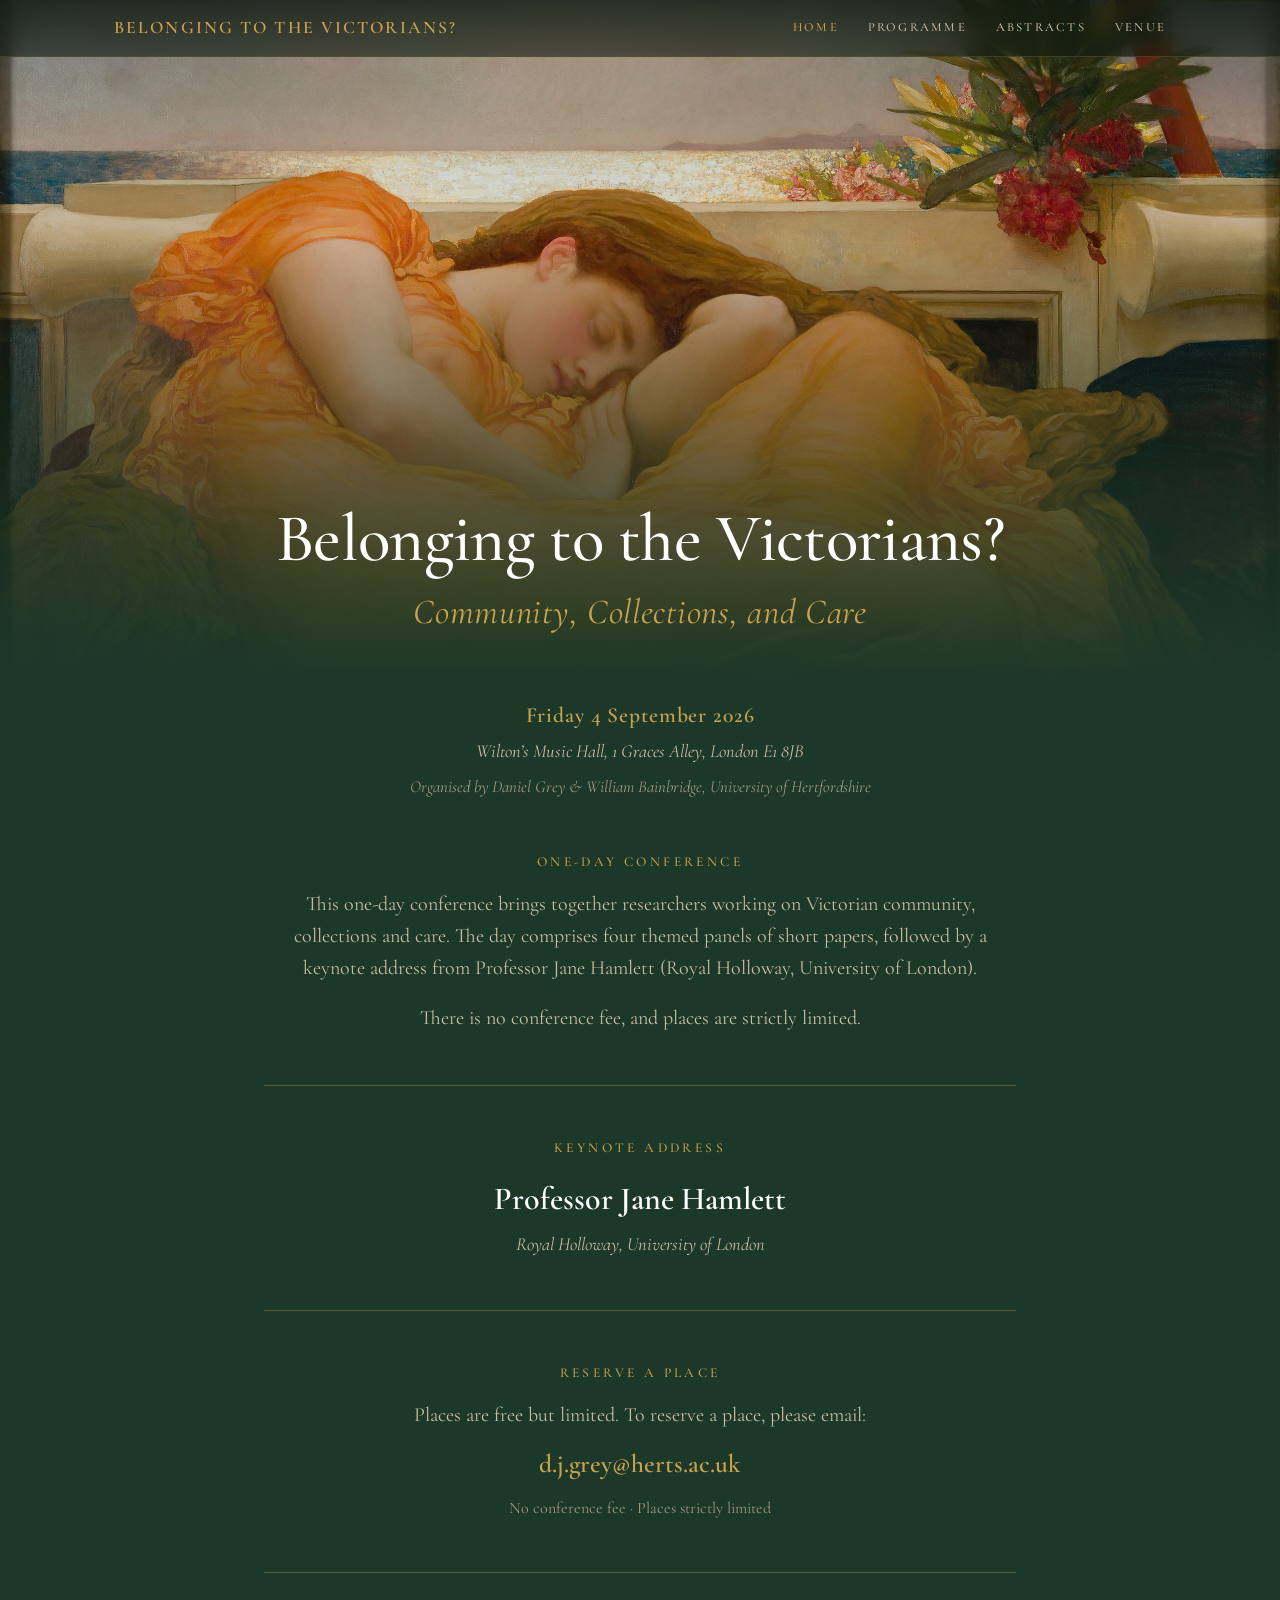
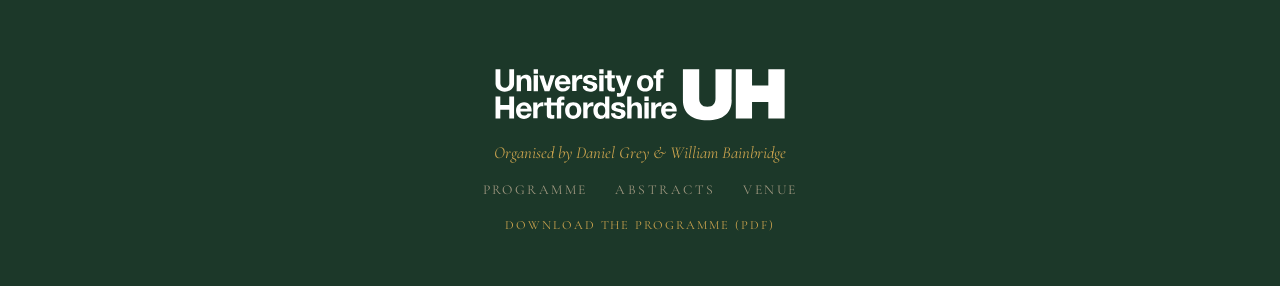
<file: index.html>
<!DOCTYPE html>
<html lang="en">
<head>
<meta charset="UTF-8">
<meta name="viewport" content="width=device-width, initial-scale=1">
<title>Belonging to the Victorians? — Community, Collections, and Care</title>
<meta name="description" content="Belonging to the Victorians? Community, Collections, and Care. A one-day conference at Wilton's Music Hall, London, Friday 4 September 2026. Organised by Daniel Grey and William Bainbridge, University of Hertfordshire.">
<link rel="icon" href="assets/favicon.svg" type="image/svg+xml">
<link rel="icon" href="assets/favicon-32.png" sizes="32x32" type="image/png">
<link rel="icon" href="assets/favicon-16.png" sizes="16x16" type="image/png">
<link rel="apple-touch-icon" href="assets/apple-touch-icon.png">
<link rel="stylesheet" href="styles.css?v=7">
</head>
<body class="home">

<header class="site-header">
  <div class="header-inner">
    <a class="brand" href="index.html">Belonging to the Victorians?</a>
    <button class="nav-toggle" aria-expanded="false" aria-controls="site-nav" aria-label="Menu"><span class="bar"></span><span class="bar"></span><span class="bar"></span></button>
    <nav id="site-nav" class="site-nav">
      <a href="index.html" aria-current="page">Home</a>
      <a href="programme.html">Programme</a>
      <a href="abstracts.html">Abstracts</a>
      <a href="venue.html">Venue</a>
    </nav>
  </div>
</header>

<main>

  <div class="hero">
    <img src="assets/Flaming_June,_by_Frederic_Lord_Leighton_(1830-1896).jpg" alt="Flaming June by Frederic, Lord Leighton (1895)">
    <div class="hero-titles">
      <h1>Belonging to the Victorians?</h1>
      <p class="subtitle">Community, Collections, and Care</p>
    </div>
  </div>

  <div class="hero-meta">
    <p class="date">Friday 4 September 2026</p>
    <p class="venue"><a href="https://www.wiltons.org.uk/find-us/">Wilton&rsquo;s Music Hall, 1 Graces Alley, London E1 8JB</a></p>
    <p class="org-by">Organised by Daniel Grey &amp; William Bainbridge, University of Hertfordshire</p>
  </div>

  <div class="container narrow">

    <div class="section">
      <p class="sec-label">One-Day Conference</p>
      <p class="body-text">This one-day conference brings together researchers working on Victorian community, collections and care. The day comprises four themed panels of short papers, followed by a keynote address from Professor Jane Hamlett (Royal Holloway, University of London).</p>
      <p class="body-text">There is no conference fee, and places are strictly limited.</p>
    </div>

    <hr class="divider">

    <div class="section">
      <p class="sec-label">Keynote Address</p>
      <p class="keynote-name">Professor Jane Hamlett</p>
      <p class="keynote-affil">Royal Holloway, University of London</p>
    </div>

    <hr class="divider">

    <div class="section">
      <p class="sec-label">Reserve a Place</p>
      <p class="body-text">Places are free but limited. To reserve a place, please email:</p>
      <a class="cta-email" href="mailto:d.j.grey@herts.ac.uk">d.j.grey@herts.ac.uk</a>
      <p class="cta-note">No conference fee &middot; Places strictly limited</p>
    </div>

    <hr class="divider">

  </div>

</main>

<footer class="site-footer">
  <img src="assets/University_of_Hertfordshire_Logo_2019.svg" alt="University of Hertfordshire">
  <p class="org">Organised by Daniel Grey &amp; William Bainbridge</p>
  <p class="footer-links">
    <a href="programme.html">Programme</a>
    <a href="abstracts.html">Abstracts</a>
    <a href="venue.html">Venue</a>
  </p>
  <p class="footer-download"><a href="programme.pdf" target="_blank" rel="noopener">Download the programme (PDF)</a></p>
</footer>

<script>
  var toggle = document.querySelector('.nav-toggle');
  var nav = document.getElementById('site-nav');
  toggle.addEventListener('click', function () {
    var open = nav.classList.toggle('open');
    toggle.classList.toggle('open', open);
    toggle.setAttribute('aria-expanded', open ? 'true' : 'false');
  });
</script>

</body>
</html>
</file>
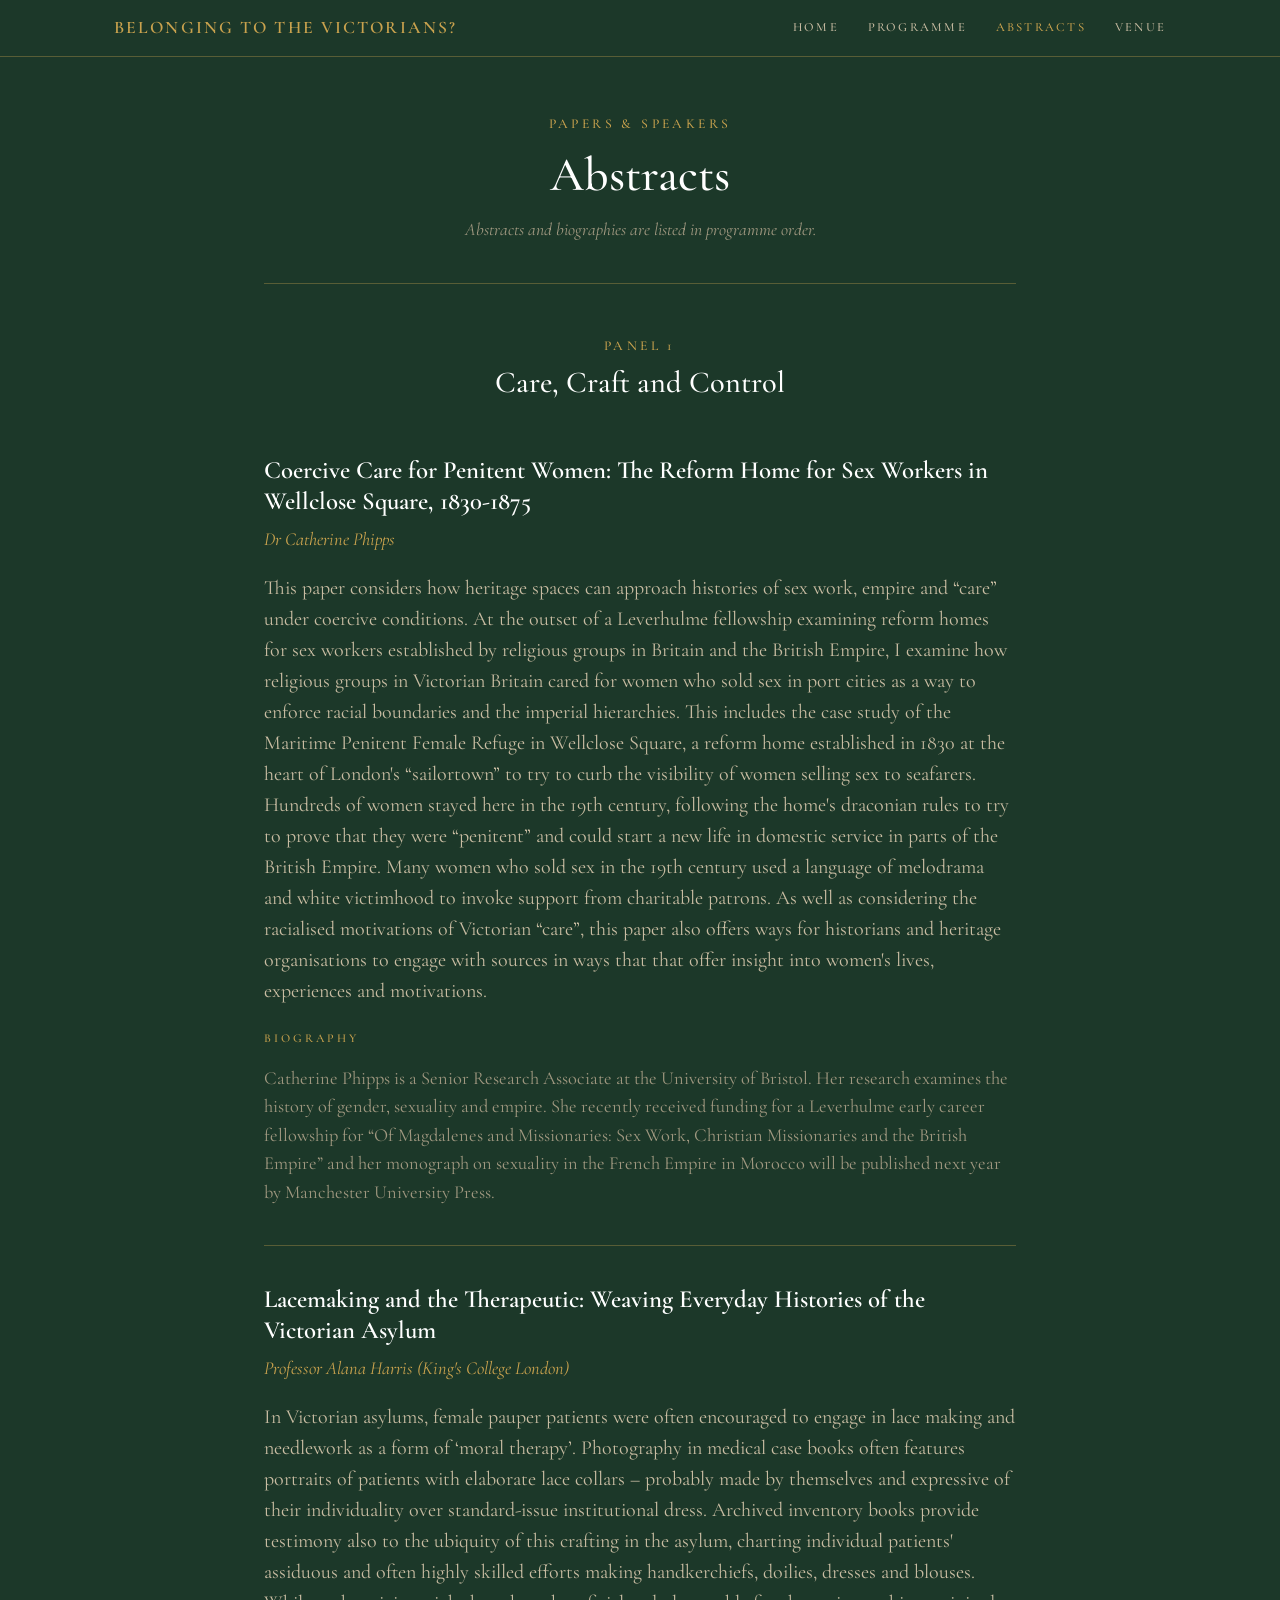
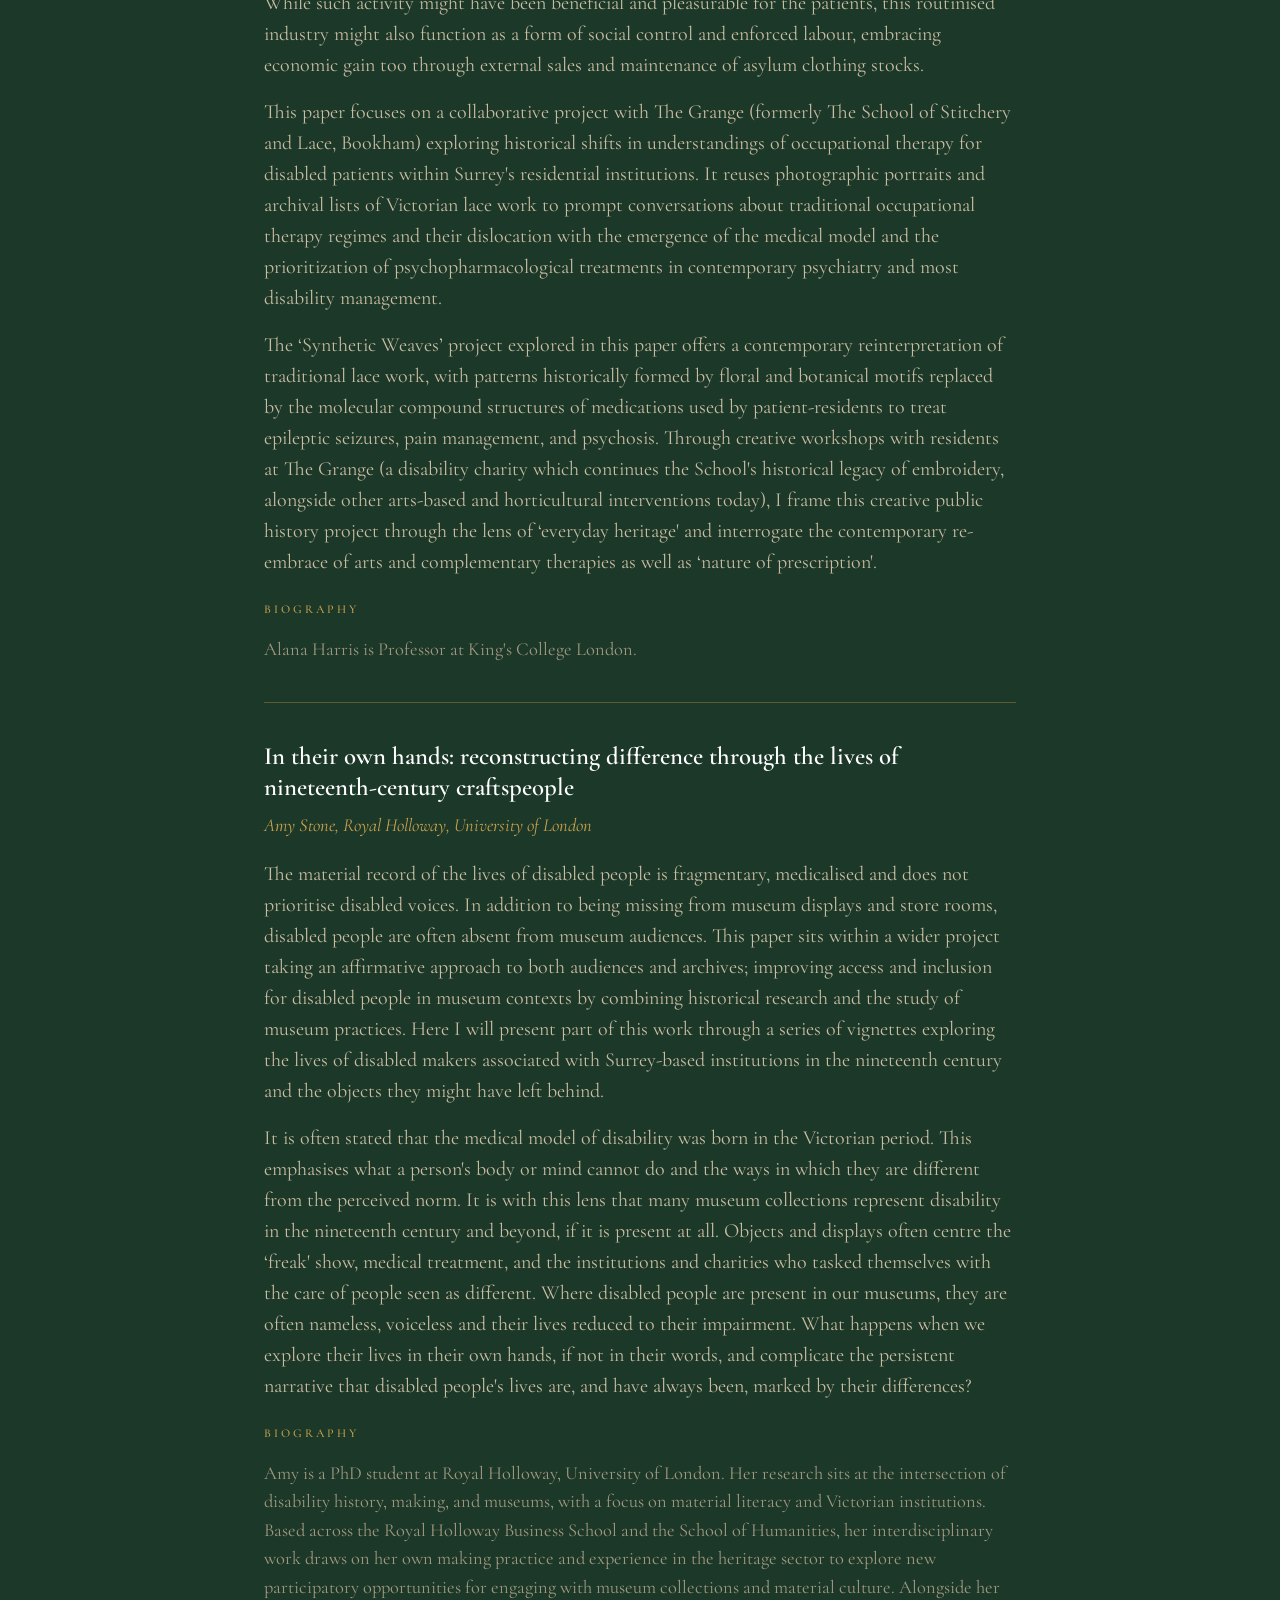
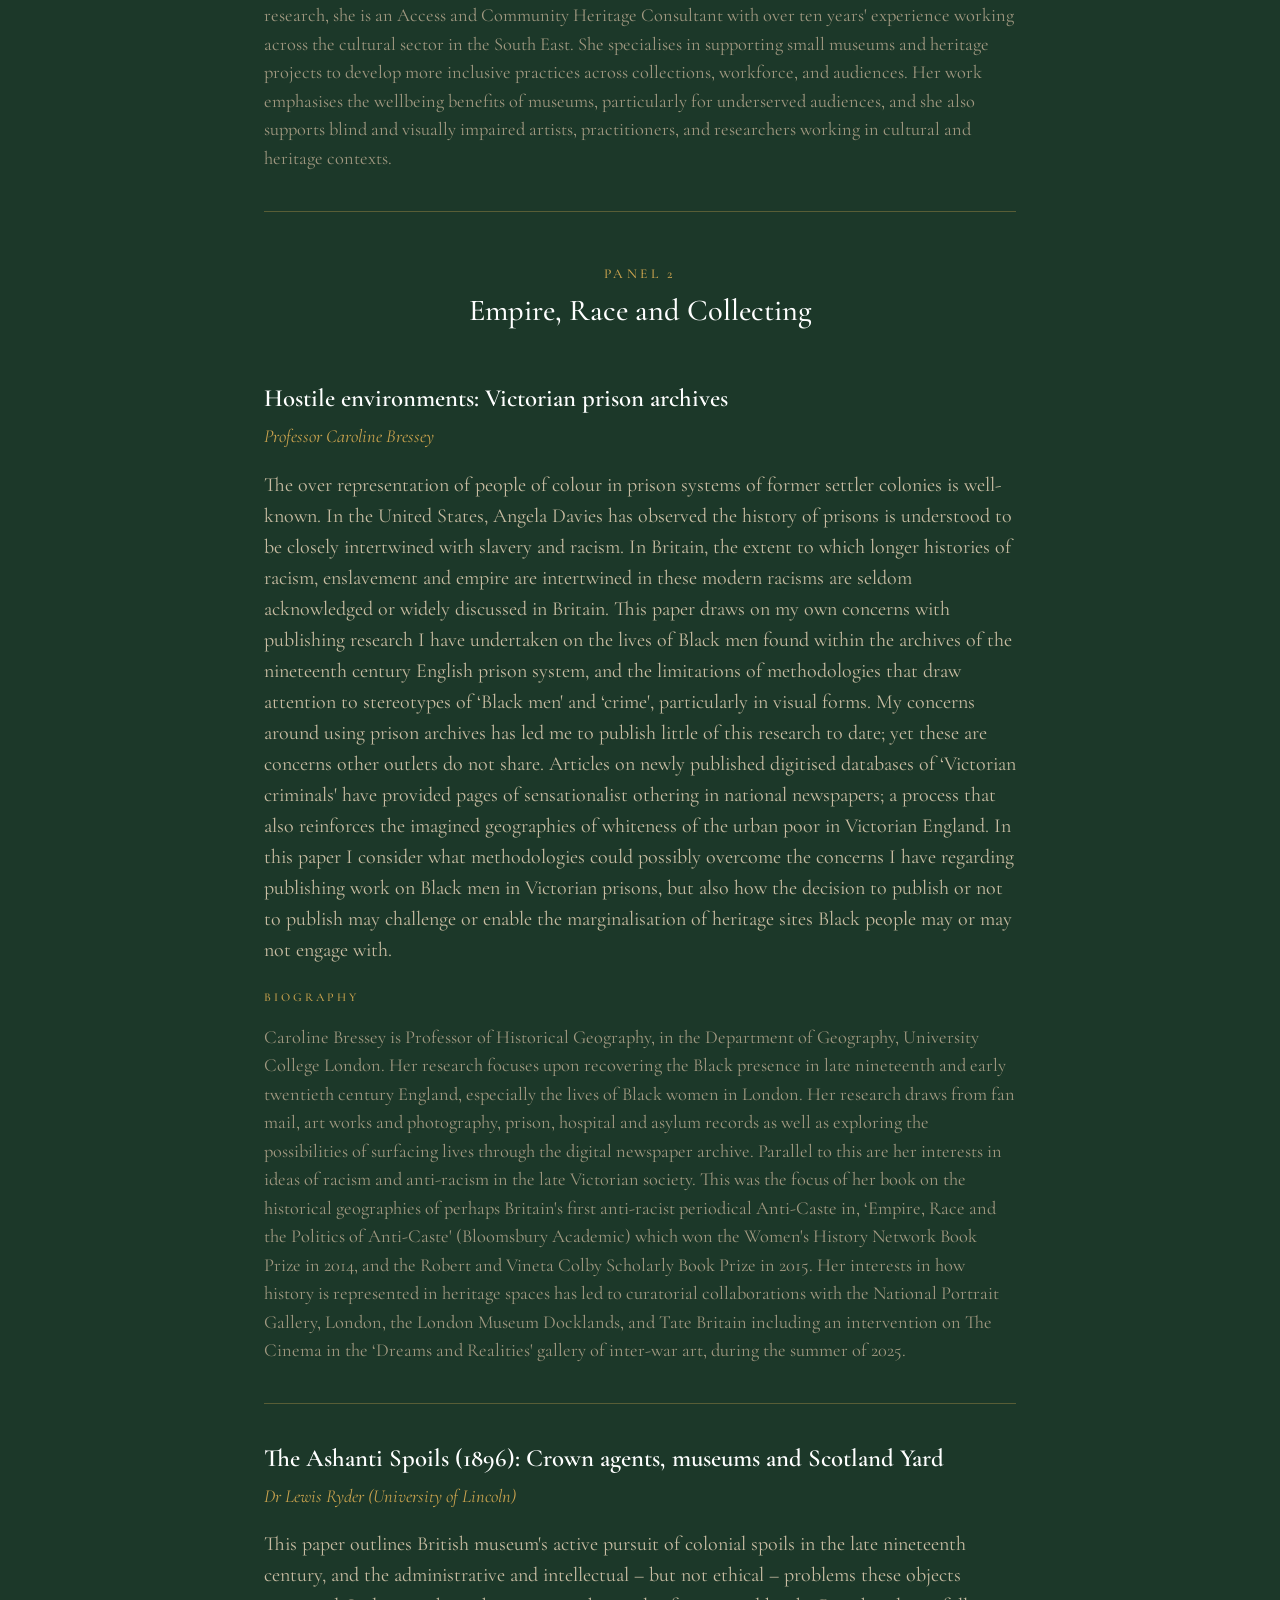
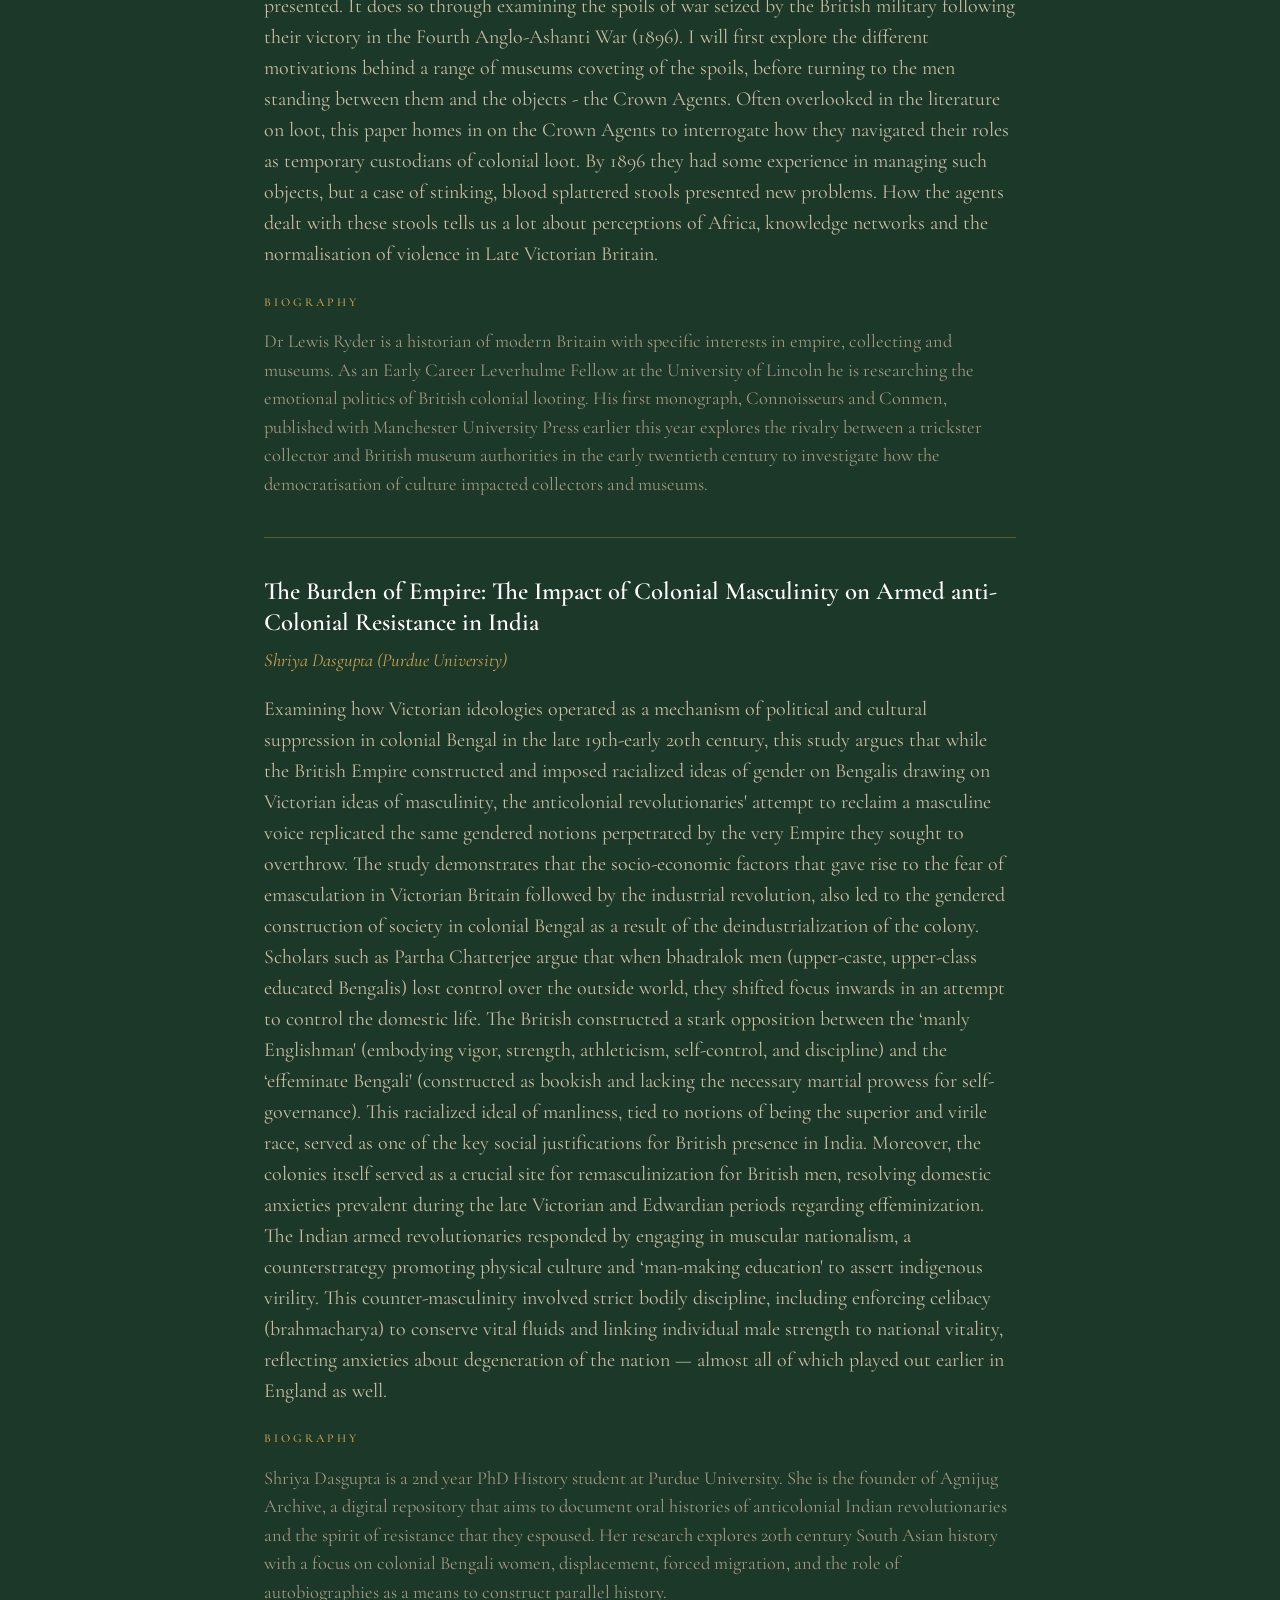
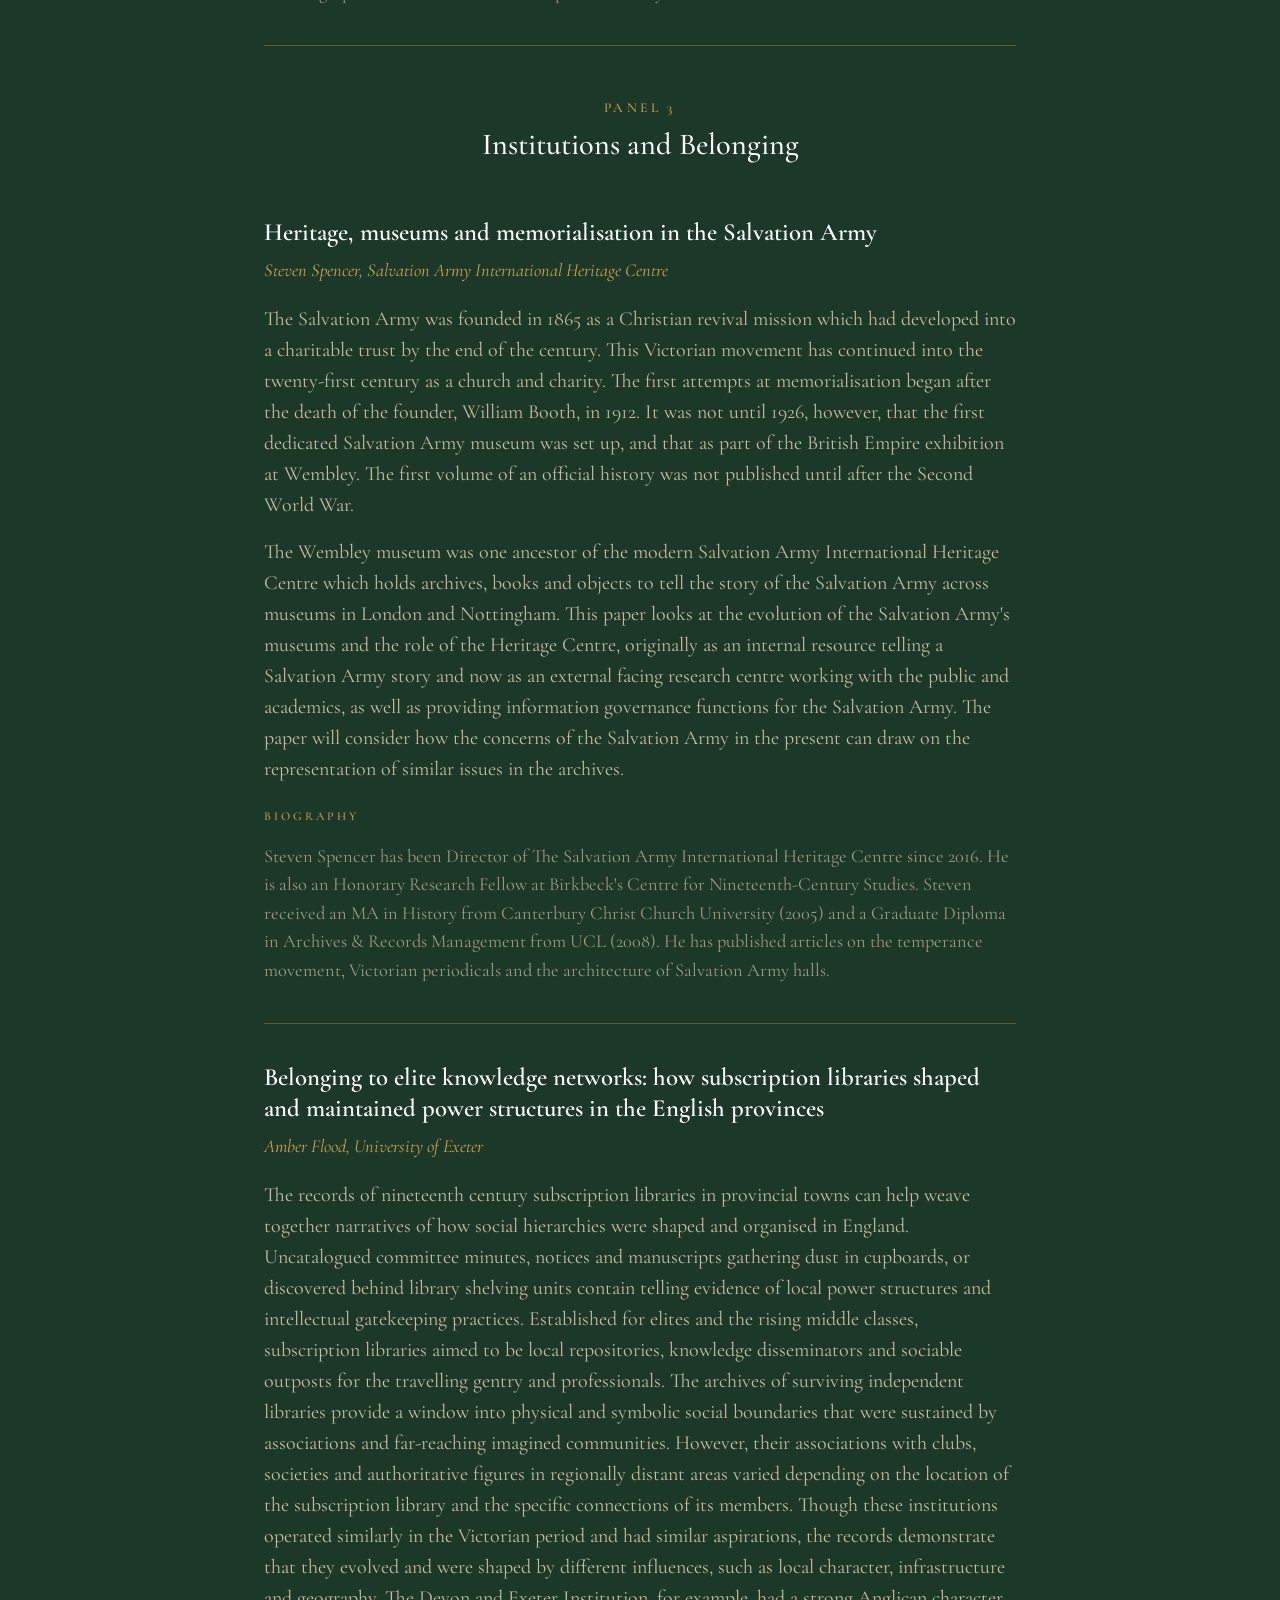
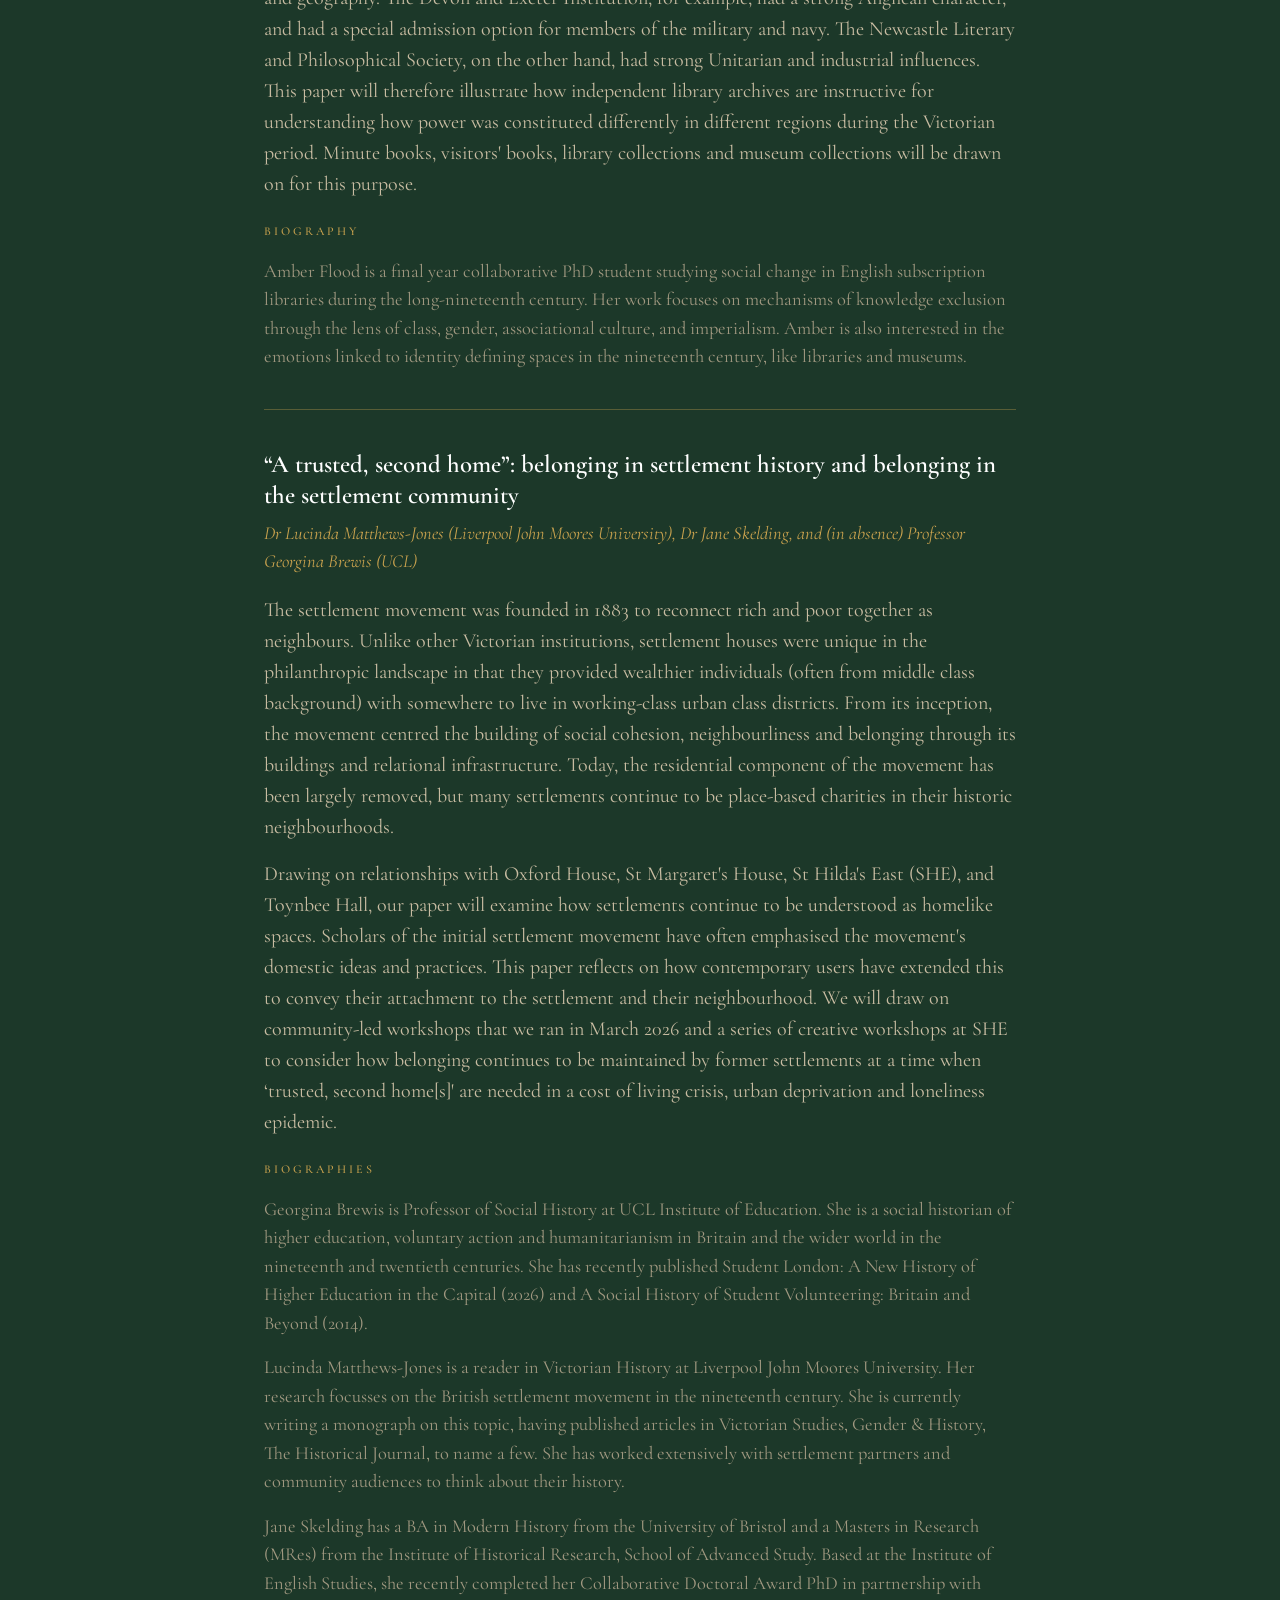
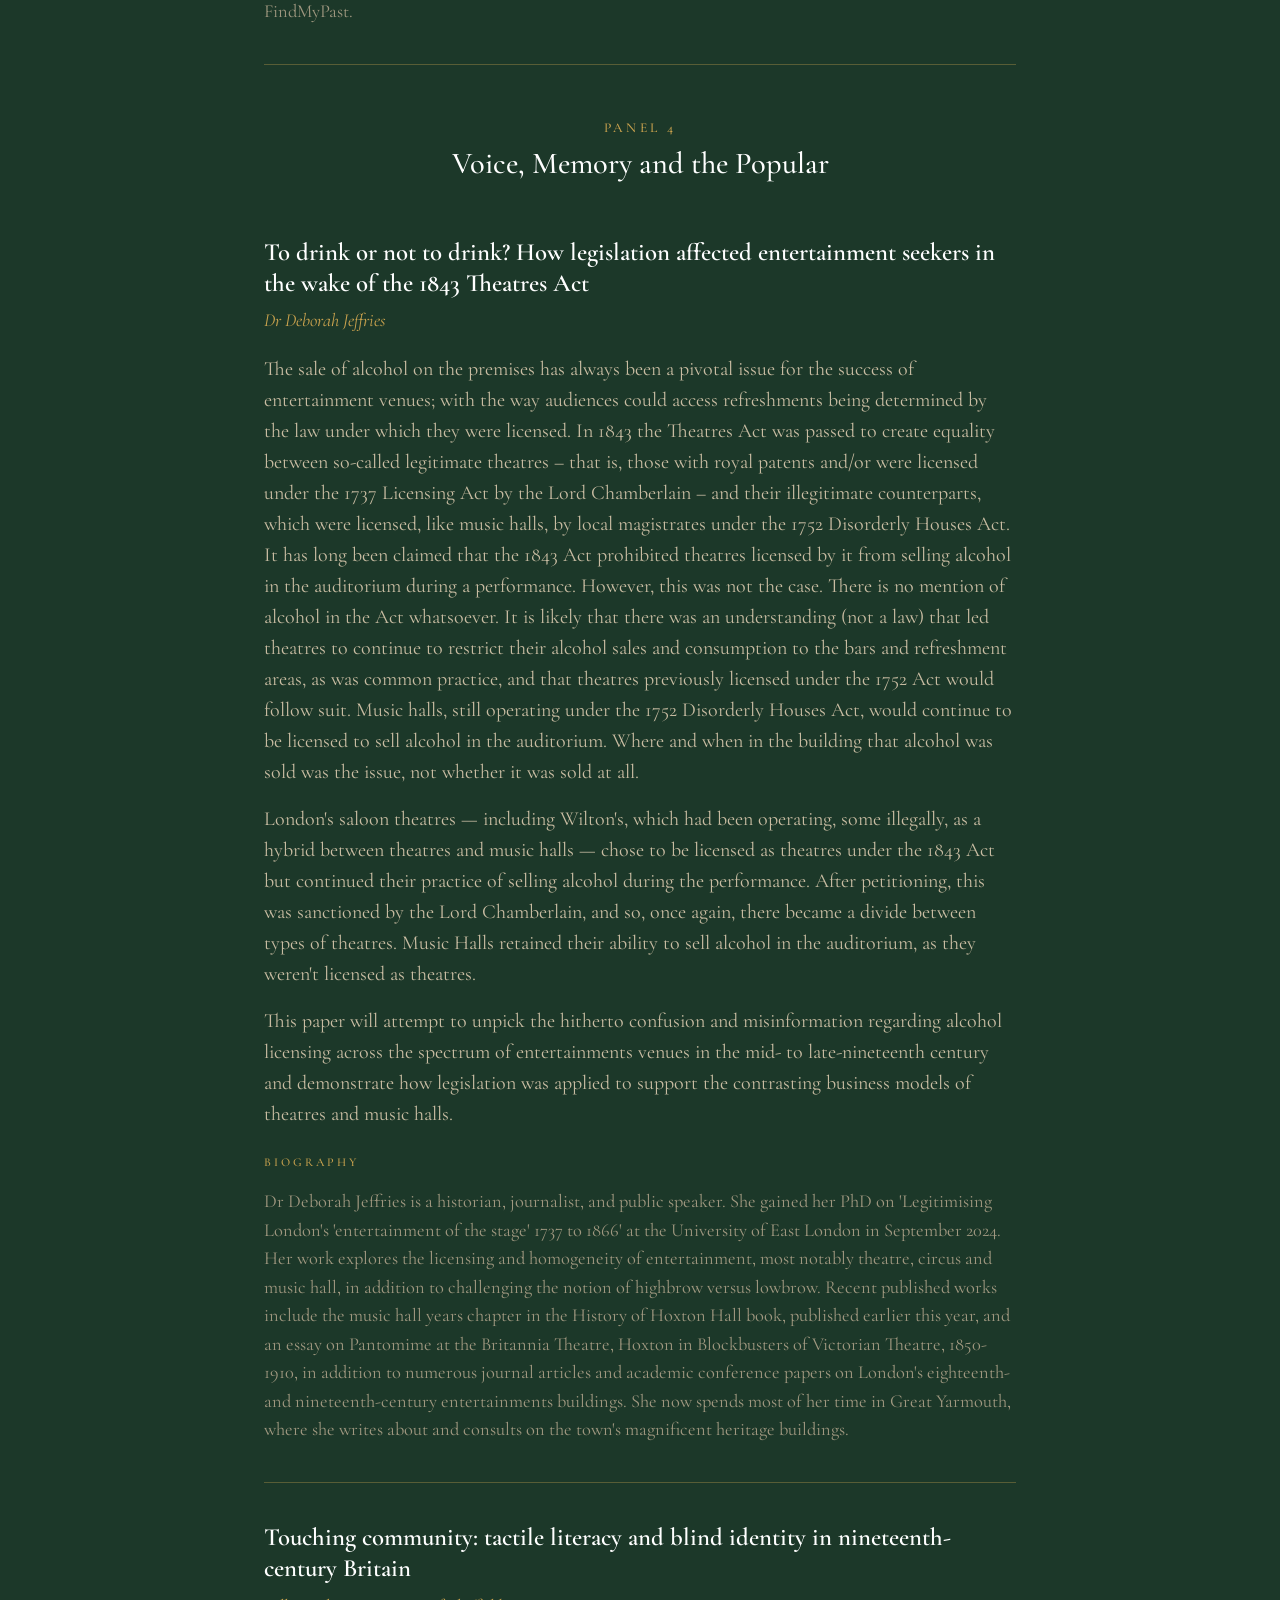
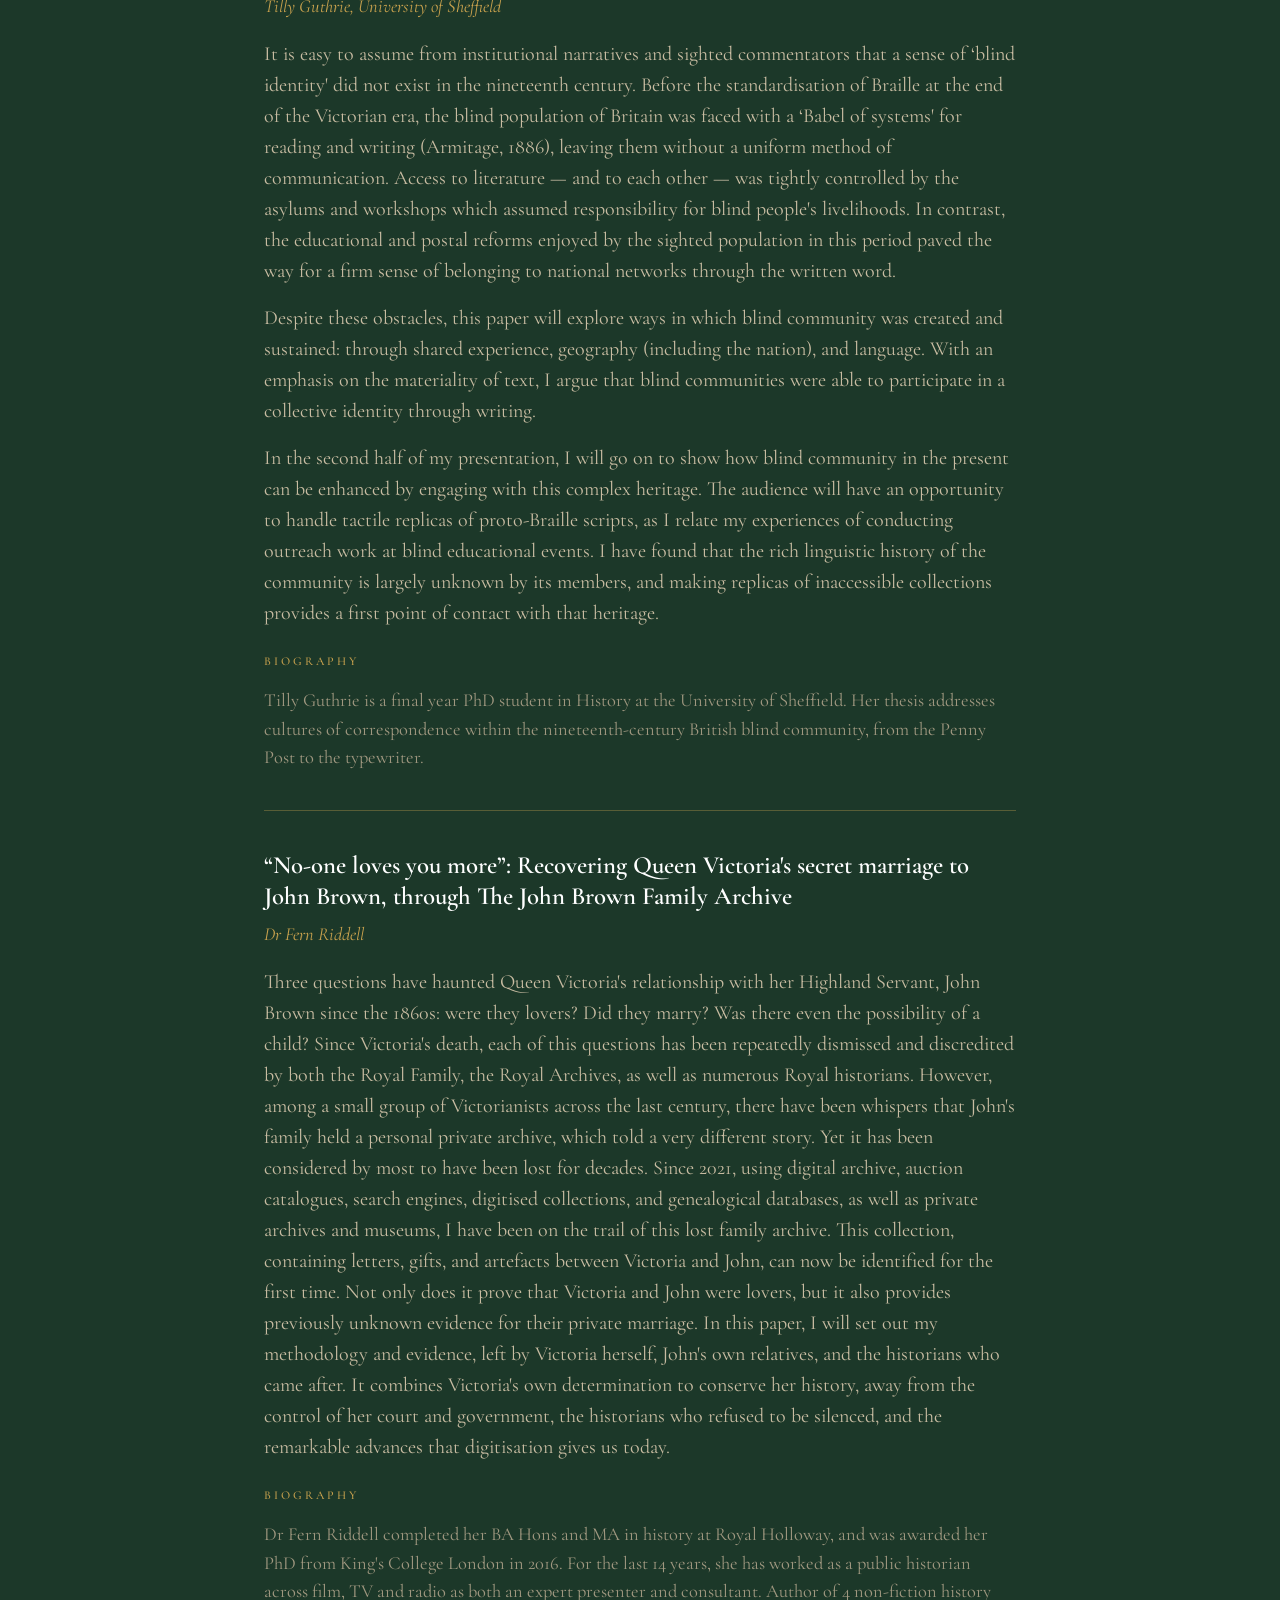
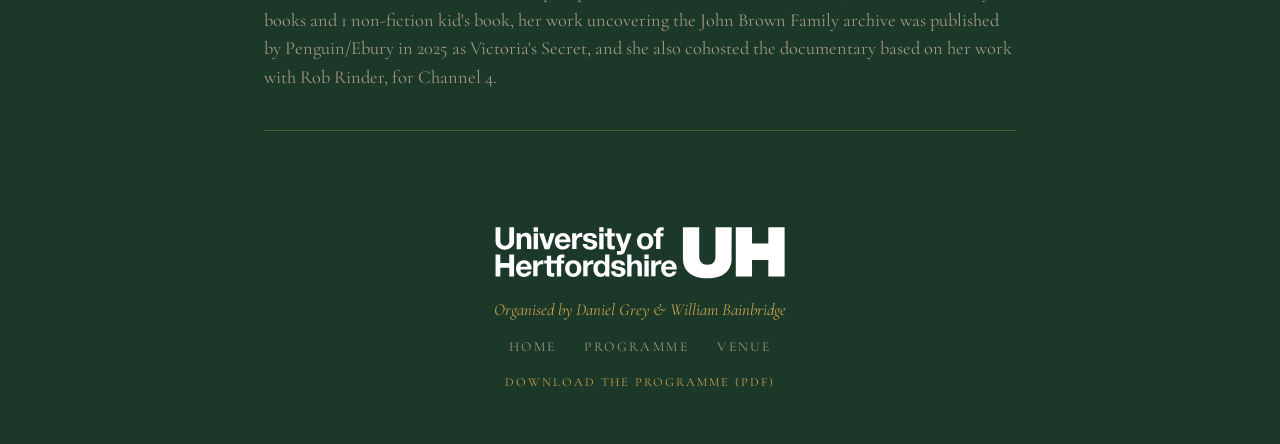
<file: abstracts.html>
<!DOCTYPE html>
<html lang="en">
<head>
<meta charset="UTF-8">
<meta name="viewport" content="width=device-width, initial-scale=1">
<title>Abstracts — Belonging to the Victorians?</title>
<meta name="description" content="Paper abstracts and speaker biographies for Belonging to the Victorians? Community, Collections, and Care. Wilton's Music Hall, London, Friday 4 September 2026.">
<link rel="icon" href="assets/favicon.svg" type="image/svg+xml">
<link rel="icon" href="assets/favicon-32.png" sizes="32x32" type="image/png">
<link rel="icon" href="assets/favicon-16.png" sizes="16x16" type="image/png">
<link rel="apple-touch-icon" href="assets/apple-touch-icon.png">
<link rel="stylesheet" href="styles.css?v=7">
</head>
<body>

<header class="site-header">
  <div class="header-inner">
    <a class="brand" href="index.html">Belonging to the Victorians?</a>
    <button class="nav-toggle" aria-expanded="false" aria-controls="site-nav" aria-label="Menu"><span class="bar"></span><span class="bar"></span><span class="bar"></span></button>
    <nav id="site-nav" class="site-nav">
      <a href="index.html">Home</a>
      <a href="programme.html">Programme</a>
      <a href="abstracts.html" aria-current="page">Abstracts</a>
      <a href="venue.html">Venue</a>
    </nav>
  </div>
</header>

<main>

  <div class="page-title">
    <span class="sec-label">Papers &amp; Speakers</span>
    <h1>Abstracts</h1>
    <p class="page-sub">Abstracts and biographies are listed in programme order.</p>
  </div>

  <div class="container narrow">

    <hr class="divider">

    <!-- ── Panel 1 ── -->

    <div class="panel-heading">
      <span class="sec-label">Panel 1</span>
      <h2>Care, Craft and Control</h2>
    </div>

    <div class="paper-entry">
      <h3>Coercive Care for Penitent Women: The Reform Home for Sex Workers in Wellclose Square, 1830-1875</h3>
      <p class="speaker-line">Dr Catherine Phipps</p>
      <p>This paper considers how heritage spaces can approach histories of sex work, empire and “care” under coercive conditions. At the outset of a Leverhulme fellowship examining reform homes for sex workers established by religious groups in Britain and the British Empire, I examine how religious groups in Victorian Britain cared for women who sold sex in port cities as a way to enforce racial boundaries and the imperial hierarchies. This includes the case study of the Maritime Penitent Female Refuge in Wellclose Square, a reform home established in 1830 at the heart of London's “sailortown” to try to curb the visibility of women selling sex to seafarers. Hundreds of women stayed here in the 19th century, following the home's draconian rules to try to prove that they were “penitent” and could start a new life in domestic service in parts of the British Empire. Many women who sold sex in the 19th century used a language of melodrama and white victimhood to invoke support from charitable patrons. As well as considering the racialised motivations of Victorian “care”, this paper also offers ways for historians and heritage organisations to engage with sources in ways that that offer insight into women's lives, experiences and motivations.</p>
      <p class="bio-label">Biography</p>
      <p class="bio">Catherine Phipps is a Senior Research Associate at the University of Bristol. Her research examines the history of gender, sexuality and empire. She recently received funding for a Leverhulme early career fellowship for “Of Magdalenes and Missionaries: Sex Work, Christian Missionaries and the British Empire” and her monograph on sexuality in the French Empire in Morocco will be published next year by Manchester University Press.</p>
    </div>

    <hr class="divider">

    <div class="paper-entry">
      <h3>Lacemaking and the Therapeutic: Weaving Everyday Histories of the Victorian Asylum</h3>
      <p class="speaker-line">Professor Alana Harris (King's College London)</p>
      <p>In Victorian asylums, female pauper patients were often encouraged to engage in lace making and needlework as a form of ‘moral therapy’. Photography in medical case books often features portraits of patients with elaborate lace collars – probably made by themselves and expressive of their individuality over standard-issue institutional dress. Archived inventory books provide testimony also to the ubiquity of this crafting in the asylum, charting individual patients' assiduous and often highly skilled efforts making handkerchiefs, doilies, dresses and blouses. While such activity might have been beneficial and pleasurable for the patients, this routinised industry might also function as a form of social control and enforced labour, embracing economic gain too through external sales and maintenance of asylum clothing stocks.</p>
      <p>This paper focuses on a collaborative project with The Grange (formerly The School of Stitchery and Lace, Bookham) exploring historical shifts in understandings of occupational therapy for disabled patients within Surrey's residential institutions. It reuses photographic portraits and archival lists of Victorian lace work to prompt conversations about traditional occupational therapy regimes and their dislocation with the emergence of the medical model and the prioritization of psychopharmacological treatments in contemporary psychiatry and most disability management.</p>
      <p>The ‘Synthetic Weaves’ project explored in this paper offers a contemporary reinterpretation of traditional lace work, with patterns historically formed by floral and botanical motifs replaced by the molecular compound structures of medications used by patient-residents to treat epileptic seizures, pain management, and psychosis. Through creative workshops with residents at The Grange (a disability charity which continues the School's historical legacy of embroidery, alongside other arts-based and horticultural interventions today), I frame this creative public history project through the lens of ‘everyday heritage' and interrogate the contemporary re-embrace of arts and complementary therapies as well as ‘nature of prescription'.</p>
      <p class="bio-label">Biography</p>
      <p class="bio">Alana Harris is Professor at King's College London.</p>
    </div>

    <hr class="divider">

    <div class="paper-entry">
      <h3>In their own hands: reconstructing difference through the lives of nineteenth-century craftspeople</h3>
      <p class="speaker-line">Amy Stone, Royal Holloway, University of London</p>
      <p>The material record of the lives of disabled people is fragmentary, medicalised and does not prioritise disabled voices. In addition to being missing from museum displays and store rooms, disabled people are often absent from museum audiences. This paper sits within a wider project taking an affirmative approach to both audiences and archives; improving access and inclusion for disabled people in museum contexts by combining historical research and the study of museum practices. Here I will present part of this work through a series of vignettes exploring the lives of disabled makers associated with Surrey-based institutions in the nineteenth century and the objects they might have left behind.</p>
      <p>It is often stated that the medical model of disability was born in the Victorian period. This emphasises what a person's body or mind cannot do and the ways in which they are different from the perceived norm. It is with this lens that many museum collections represent disability in the nineteenth century and beyond, if it is present at all. Objects and displays often centre the ‘freak' show, medical treatment, and the institutions and charities who tasked themselves with the care of people seen as different. Where disabled people are present in our museums, they are often nameless, voiceless and their lives reduced to their impairment. What happens when we explore their lives in their own hands, if not in their words, and complicate the persistent narrative that disabled people's lives are, and have always been, marked by their differences?</p>
      <p class="bio-label">Biography</p>
      <p class="bio">Amy is a PhD student at Royal Holloway, University of London. Her research sits at the intersection of disability history, making, and museums, with a focus on material literacy and Victorian institutions. Based across the Royal Holloway Business School and the School of Humanities, her interdisciplinary work draws on her own making practice and experience in the heritage sector to explore new participatory opportunities for engaging with museum collections and material culture. Alongside her research, she is an Access and Community Heritage Consultant with over ten years' experience working across the cultural sector in the South East. She specialises in supporting small museums and heritage projects to develop more inclusive practices across collections, workforce, and audiences. Her work emphasises the wellbeing benefits of museums, particularly for underserved audiences, and she also supports blind and visually impaired artists, practitioners, and researchers working in cultural and heritage contexts.</p>
    </div>

    <hr class="divider">

    <!-- ── Panel 2 ── -->

    <div class="panel-heading">
      <span class="sec-label">Panel 2</span>
      <h2>Empire, Race and Collecting</h2>
    </div>

    <div class="paper-entry">
      <h3>Hostile environments: Victorian prison archives</h3>
      <p class="speaker-line">Professor Caroline Bressey</p>
      <p>The over representation of people of colour in prison systems of former settler colonies is well-known. In the United States, Angela Davies has observed the history of prisons is understood to be closely intertwined with slavery and racism. In Britain, the extent to which longer histories of racism, enslavement and empire are intertwined in these modern racisms are seldom acknowledged or widely discussed in Britain. This paper draws on my own concerns with publishing research I have undertaken on the lives of Black men found within the archives of the nineteenth century English prison system, and the limitations of methodologies that draw attention to stereotypes of ‘Black men' and ‘crime', particularly in visual forms. My concerns around using prison archives has led me to publish little of this research to date; yet these are concerns other outlets do not share. Articles on newly published digitised databases of ‘Victorian criminals' have provided pages of sensationalist othering in national newspapers; a process that also reinforces the imagined geographies of whiteness of the urban poor in Victorian England. In this paper I consider what methodologies could possibly overcome the concerns I have regarding publishing work on Black men in Victorian prisons, but also how the decision to publish or not to publish may challenge or enable the marginalisation of heritage sites Black people may or may not engage with.</p>
      <p class="bio-label">Biography</p>
      <p class="bio">Caroline Bressey is Professor of Historical Geography, in the Department of Geography, University College London. Her research focuses upon recovering the Black presence in late nineteenth and early twentieth century England, especially the lives of Black women in London. Her research draws from fan mail, art works and photography, prison, hospital and asylum records as well as exploring the possibilities of surfacing lives through the digital newspaper archive. Parallel to this are her interests in ideas of racism and anti-racism in the late Victorian society. This was the focus of her book on the historical geographies of perhaps Britain's first anti-racist periodical Anti-Caste in, ‘Empire, Race and the Politics of Anti-Caste' (Bloomsbury Academic) which won the Women's History Network Book Prize in 2014, and the Robert and Vineta Colby Scholarly Book Prize in 2015. Her interests in how history is represented in heritage spaces has led to curatorial collaborations with the National Portrait Gallery, London, the London Museum Docklands, and Tate Britain including an intervention on The Cinema in the ‘Dreams and Realities' gallery of inter-war art, during the summer of 2025.</p>
    </div>

    <hr class="divider">

    <div class="paper-entry">
      <h3>The Ashanti Spoils (1896): Crown agents, museums and Scotland Yard</h3>
      <p class="speaker-line">Dr Lewis Ryder (University of Lincoln)</p>
      <p>This paper outlines British museum's active pursuit of colonial spoils in the late nineteenth century, and the administrative and intellectual – but not ethical – problems these objects presented. It does so through examining the spoils of war seized by the British military following their victory in the Fourth Anglo-Ashanti War (1896). I will first explore the different motivations behind a range of museums coveting of the spoils, before turning to the men standing between them and the objects - the Crown Agents. Often overlooked in the literature on loot, this paper homes in on the Crown Agents to interrogate how they navigated their roles as temporary custodians of colonial loot. By 1896 they had some experience in managing such objects, but a case of stinking, blood splattered stools presented new problems. How the agents dealt with these stools tells us a lot about perceptions of Africa, knowledge networks and the normalisation of violence in Late Victorian Britain.</p>
      <p class="bio-label">Biography</p>
      <p class="bio">Dr Lewis Ryder is a historian of modern Britain with specific interests in empire, collecting and museums. As an Early Career Leverhulme Fellow at the University of Lincoln he is researching the emotional politics of British colonial looting. His first monograph, Connoisseurs and Conmen, published with Manchester University Press earlier this year explores the rivalry between a trickster collector and British museum authorities in the early twentieth century to investigate how the democratisation of culture impacted collectors and museums.</p>
    </div>

    <hr class="divider">

    <div class="paper-entry">
      <h3>The Burden of Empire: The Impact of Colonial Masculinity on Armed anti-Colonial Resistance in India</h3>
      <p class="speaker-line">Shriya Dasgupta (Purdue University)</p>
      <p>Examining how Victorian ideologies operated as a mechanism of political and cultural suppression in colonial Bengal in the late 19th-early 20th century, this study argues that while the British Empire constructed and imposed racialized ideas of gender on Bengalis drawing on Victorian ideas of masculinity, the anticolonial revolutionaries' attempt to reclaim a masculine voice replicated the same gendered notions perpetrated by the very Empire they sought to overthrow. The study demonstrates that the socio-economic factors that gave rise to the fear of emasculation in Victorian Britain followed by the industrial revolution, also led to the gendered construction of society in colonial Bengal as a result of the deindustrialization of the colony. Scholars such as Partha Chatterjee argue that when bhadralok men (upper-caste, upper-class educated Bengalis) lost control over the outside world, they shifted focus inwards in an attempt to control the domestic life. The British constructed a stark opposition between the ‘manly Englishman' (embodying vigor, strength, athleticism, self-control, and discipline) and the ‘effeminate Bengali' (constructed as bookish and lacking the necessary martial prowess for self-governance). This racialized ideal of manliness, tied to notions of being the superior and virile race, served as one of the key social justifications for British presence in India. Moreover, the colonies itself served as a crucial site for remasculinization for British men, resolving domestic anxieties prevalent during the late Victorian and Edwardian periods regarding effeminization. The Indian armed revolutionaries responded by engaging in muscular nationalism, a counterstrategy promoting physical culture and ‘man-making education' to assert indigenous virility. This counter-masculinity involved strict bodily discipline, including enforcing celibacy (brahmacharya) to conserve vital fluids and linking individual male strength to national vitality, reflecting anxieties about degeneration of the nation — almost all of which played out earlier in England as well.</p>
      <p class="bio-label">Biography</p>
      <p class="bio">Shriya Dasgupta is a 2nd year PhD History student at Purdue University. She is the founder of Agnijug Archive, a digital repository that aims to document oral histories of anticolonial Indian revolutionaries and the spirit of resistance that they espoused. Her research explores 20th century South Asian history with a focus on colonial Bengali women, displacement, forced migration, and the role of autobiographies as a means to construct parallel history.</p>
    </div>

    <hr class="divider">

    <!-- ── Panel 3 ── -->

    <div class="panel-heading">
      <span class="sec-label">Panel 3</span>
      <h2>Institutions and Belonging</h2>
    </div>

    <div class="paper-entry">
      <h3>Heritage, museums and memorialisation in the Salvation Army</h3>
      <p class="speaker-line">Steven Spencer, Salvation Army International Heritage Centre</p>
      <p>The Salvation Army was founded in 1865 as a Christian revival mission which had developed into a charitable trust by the end of the century. This Victorian movement has continued into the twenty-first century as a church and charity. The first attempts at memorialisation began after the death of the founder, William Booth, in 1912. It was not until 1926, however, that the first dedicated Salvation Army museum was set up, and that as part of the British Empire exhibition at Wembley. The first volume of an official history was not published until after the Second World War.</p>
      <p>The Wembley museum was one ancestor of the modern Salvation Army International Heritage Centre which holds archives, books and objects to tell the story of the Salvation Army across museums in London and Nottingham. This paper looks at the evolution of the Salvation Army's museums and the role of the Heritage Centre, originally as an internal resource telling a Salvation Army story and now as an external facing research centre working with the public and academics, as well as providing information governance functions for the Salvation Army. The paper will consider how the concerns of the Salvation Army in the present can draw on the representation of similar issues in the archives.</p>
      <p class="bio-label">Biography</p>
      <p class="bio">Steven Spencer has been Director of The Salvation Army International Heritage Centre since 2016. He is also an Honorary Research Fellow at Birkbeck's Centre for Nineteenth-Century Studies. Steven received an MA in History from Canterbury Christ Church University (2005) and a Graduate Diploma in Archives &amp; Records Management from UCL (2008). He has published articles on the temperance movement, Victorian periodicals and the architecture of Salvation Army halls.</p>
    </div>

    <hr class="divider">

    <div class="paper-entry">
      <h3>Belonging to elite knowledge networks: how subscription libraries shaped and maintained power structures in the English provinces</h3>
      <p class="speaker-line">Amber Flood, University of Exeter</p>
      <p>The records of nineteenth century subscription libraries in provincial towns can help weave together narratives of how social hierarchies were shaped and organised in England. Uncatalogued committee minutes, notices and manuscripts gathering dust in cupboards, or discovered behind library shelving units contain telling evidence of local power structures and intellectual gatekeeping practices. Established for elites and the rising middle classes, subscription libraries aimed to be local repositories, knowledge disseminators and sociable outposts for the travelling gentry and professionals. The archives of surviving independent libraries provide a window into physical and symbolic social boundaries that were sustained by associations and far-reaching imagined communities. However, their associations with clubs, societies and authoritative figures in regionally distant areas varied depending on the location of the subscription library and the specific connections of its members. Though these institutions operated similarly in the Victorian period and had similar aspirations, the records demonstrate that they evolved and were shaped by different influences, such as local character, infrastructure and geography. The Devon and Exeter Institution, for example, had a strong Anglican character, and had a special admission option for members of the military and navy. The Newcastle Literary and Philosophical Society, on the other hand, had strong Unitarian and industrial influences. This paper will therefore illustrate how independent library archives are instructive for understanding how power was constituted differently in different regions during the Victorian period. Minute books, visitors' books, library collections and museum collections will be drawn on for this purpose.</p>
      <p class="bio-label">Biography</p>
      <p class="bio">Amber Flood is a final year collaborative PhD student studying social change in English subscription libraries during the long-nineteenth century. Her work focuses on mechanisms of knowledge exclusion through the lens of class, gender, associational culture, and imperialism. Amber is also interested in the emotions linked to identity defining spaces in the nineteenth century, like libraries and museums.</p>
    </div>

    <hr class="divider">

    <div class="paper-entry">
      <h3>“A trusted, second home”: belonging in settlement history and belonging in the settlement community</h3>
      <p class="speaker-line">Dr Lucinda Matthews-Jones (Liverpool John Moores University), Dr Jane Skelding, and (in absence) Professor Georgina Brewis (UCL)</p>
      <p>The settlement movement was founded in 1883 to reconnect rich and poor together as neighbours. Unlike other Victorian institutions, settlement houses were unique in the philanthropic landscape in that they provided wealthier individuals (often from middle class background) with somewhere to live in working-class urban class districts. From its inception, the movement centred the building of social cohesion, neighbourliness and belonging through its buildings and relational infrastructure. Today, the residential component of the movement has been largely removed, but many settlements continue to be place-based charities in their historic neighbourhoods.</p>
      <p>Drawing on relationships with Oxford House, St Margaret's House, St Hilda's East (SHE), and Toynbee Hall, our paper will examine how settlements continue to be understood as homelike spaces. Scholars of the initial settlement movement have often emphasised the movement's domestic ideas and practices. This paper reflects on how contemporary users have extended this to convey their attachment to the settlement and their neighbourhood. We will draw on community-led workshops that we ran in March 2026 and a series of creative workshops at SHE to consider how belonging continues to be maintained by former settlements at a time when ‘trusted, second home[s]' are needed in a cost of living crisis, urban deprivation and loneliness epidemic.</p>
      <p class="bio-label">Biographies</p>
      <p class="bio">Georgina Brewis is Professor of Social History at UCL Institute of Education. She is a social historian of higher education, voluntary action and humanitarianism in Britain and the wider world in the nineteenth and twentieth centuries. She has recently published Student London: A New History of Higher Education in the Capital (2026) and A Social History of Student Volunteering: Britain and Beyond (2014).</p>
      <p class="bio">Lucinda Matthews-Jones is a reader in Victorian History at Liverpool John Moores University. Her research focusses on the British settlement movement in the nineteenth century. She is currently writing a monograph on this topic, having published articles in Victorian Studies, Gender &amp; History, The Historical Journal, to name a few. She has worked extensively with settlement partners and community audiences to think about their history.</p>
      <p class="bio">Jane Skelding has a BA in Modern History from the University of Bristol and a Masters in Research (MRes) from the Institute of Historical Research, School of Advanced Study. Based at the Institute of English Studies, she recently completed her Collaborative Doctoral Award PhD in partnership with FindMyPast.</p>
    </div>

    <hr class="divider">

    <!-- ── Panel 4 ── -->

    <div class="panel-heading">
      <span class="sec-label">Panel 4</span>
      <h2>Voice, Memory and the Popular</h2>
    </div>

    <div class="paper-entry">
      <h3>To drink or not to drink? How legislation affected entertainment seekers in the wake of the 1843 Theatres Act</h3>
      <p class="speaker-line">Dr Deborah Jeffries</p>
      <p>The sale of alcohol on the premises has always been a pivotal issue for the success of entertainment venues; with the way audiences could access refreshments being determined by the law under which they were licensed. In 1843 the Theatres Act was passed to create equality between so-called legitimate theatres – that is, those with royal patents and/or were licensed under the 1737 Licensing Act by the Lord Chamberlain – and their illegitimate counterparts, which were licensed, like music halls, by local magistrates under the 1752 Disorderly Houses Act. It has long been claimed that the 1843 Act prohibited theatres licensed by it from selling alcohol in the auditorium during a performance. However, this was not the case. There is no mention of alcohol in the Act whatsoever. It is likely that there was an understanding (not a law) that led theatres to continue to restrict their alcohol sales and consumption to the bars and refreshment areas, as was common practice, and that theatres previously licensed under the 1752 Act would follow suit. Music halls, still operating under the 1752 Disorderly Houses Act, would continue to be licensed to sell alcohol in the auditorium. Where and when in the building that alcohol was sold was the issue, not whether it was sold at all.</p>
      <p>London's saloon theatres — including Wilton's, which had been operating, some illegally, as a hybrid between theatres and music halls — chose to be licensed as theatres under the 1843 Act but continued their practice of selling alcohol during the performance. After petitioning, this was sanctioned by the Lord Chamberlain, and so, once again, there became a divide between types of theatres. Music Halls retained their ability to sell alcohol in the auditorium, as they weren't licensed as theatres.</p>
      <p>This paper will attempt to unpick the hitherto confusion and misinformation regarding alcohol licensing across the spectrum of entertainments venues in the mid- to late-nineteenth century and demonstrate how legislation was applied to support the contrasting business models of theatres and music halls.</p>
      <p class="bio-label">Biography</p>
      <p class="bio">Dr Deborah Jeffries is a historian, journalist, and public speaker. She gained her PhD on 'Legitimising London's 'entertainment of the stage' 1737 to 1866' at the University of East London in September 2024. Her work explores the licensing and homogeneity of entertainment, most notably theatre, circus and music hall, in addition to challenging the notion of highbrow versus lowbrow. Recent published works include the music hall years chapter in the History of Hoxton Hall book, published earlier this year, and an essay on Pantomime at the Britannia Theatre, Hoxton in Blockbusters of Victorian Theatre, 1850-1910, in addition to numerous journal articles and academic conference papers on London's eighteenth- and nineteenth-century entertainments buildings. She now spends most of her time in Great Yarmouth, where she writes about and consults on the town's magnificent heritage buildings.</p>
    </div>

    <hr class="divider">

    <div class="paper-entry">
      <h3>Touching community: tactile literacy and blind identity in nineteenth-century Britain</h3>
      <p class="speaker-line">Tilly Guthrie, University of Sheffield</p>
      <p>It is easy to assume from institutional narratives and sighted commentators that a sense of ‘blind identity' did not exist in the nineteenth century. Before the standardisation of Braille at the end of the Victorian era, the blind population of Britain was faced with a ‘Babel of systems' for reading and writing (Armitage, 1886), leaving them without a uniform method of communication. Access to literature — and to each other — was tightly controlled by the asylums and workshops which assumed responsibility for blind people's livelihoods. In contrast, the educational and postal reforms enjoyed by the sighted population in this period paved the way for a firm sense of belonging to national networks through the written word.</p>
      <p>Despite these obstacles, this paper will explore ways in which blind community was created and sustained: through shared experience, geography (including the nation), and language. With an emphasis on the materiality of text, I argue that blind communities were able to participate in a collective identity through writing.</p>
      <p>In the second half of my presentation, I will go on to show how blind community in the present can be enhanced by engaging with this complex heritage. The audience will have an opportunity to handle tactile replicas of proto-Braille scripts, as I relate my experiences of conducting outreach work at blind educational events. I have found that the rich linguistic history of the community is largely unknown by its members, and making replicas of inaccessible collections provides a first point of contact with that heritage.</p>
      <p class="bio-label">Biography</p>
      <p class="bio">Tilly Guthrie is a final year PhD student in History at the University of Sheffield. Her thesis addresses cultures of correspondence within the nineteenth-century British blind community, from the Penny Post to the typewriter.</p>
    </div>

    <hr class="divider">

    <div class="paper-entry">
      <h3>“No-one loves you more”: Recovering Queen Victoria's secret marriage to John Brown, through The John Brown Family Archive</h3>
      <p class="speaker-line">Dr Fern Riddell</p>
      <p>Three questions have haunted Queen Victoria's relationship with her Highland Servant, John Brown since the 1860s: were they lovers? Did they marry? Was there even the possibility of a child? Since Victoria's death, each of this questions has been repeatedly dismissed and discredited by both the Royal Family, the Royal Archives, as well as numerous Royal historians. However, among a small group of Victorianists across the last century, there have been whispers that John's family held a personal private archive, which told a very different story. Yet it has been considered by most to have been lost for decades. Since 2021, using digital archive, auction catalogues, search engines, digitised collections, and genealogical databases, as well as private archives and museums, I have been on the trail of this lost family archive. This collection, containing letters, gifts, and artefacts between Victoria and John, can now be identified for the first time. Not only does it prove that Victoria and John were lovers, but it also provides previously unknown evidence for their private marriage. In this paper, I will set out my methodology and evidence, left by Victoria herself, John's own relatives, and the historians who came after. It combines Victoria's own determination to conserve her history, away from the control of her court and government, the historians who refused to be silenced, and the remarkable advances that digitisation gives us today.</p>
      <p class="bio-label">Biography</p>
      <p class="bio">Dr Fern Riddell completed her BA Hons and MA in history at Royal Holloway, and was awarded her PhD from King's College London in 2016. For the last 14 years, she has worked as a public historian across film, TV and radio as both an expert presenter and consultant. Author of 4 non-fiction history books and 1 non-fiction kid's book, her work uncovering the John Brown Family archive was published by Penguin/Ebury in 2025 as Victoria's Secret, and she also cohosted the documentary based on her work with Rob Rinder, for Channel 4.</p>
    </div>

    <hr class="divider">

  </div>

</main>

<footer class="site-footer">
  <img src="assets/University_of_Hertfordshire_Logo_2019.svg" alt="University of Hertfordshire">
  <p class="org">Organised by Daniel Grey &amp; William Bainbridge</p>
  <p class="footer-links">
    <a href="index.html">Home</a>
    <a href="programme.html">Programme</a>
    <a href="venue.html">Venue</a>
  </p>
  <p class="footer-download"><a href="programme.pdf" target="_blank" rel="noopener">Download the programme (PDF)</a></p>
</footer>

<script>
  var toggle = document.querySelector('.nav-toggle');
  var nav = document.getElementById('site-nav');
  toggle.addEventListener('click', function () {
    var open = nav.classList.toggle('open');
    toggle.classList.toggle('open', open);
    toggle.setAttribute('aria-expanded', open ? 'true' : 'false');
  });
</script>

</body>
</html>
</file>
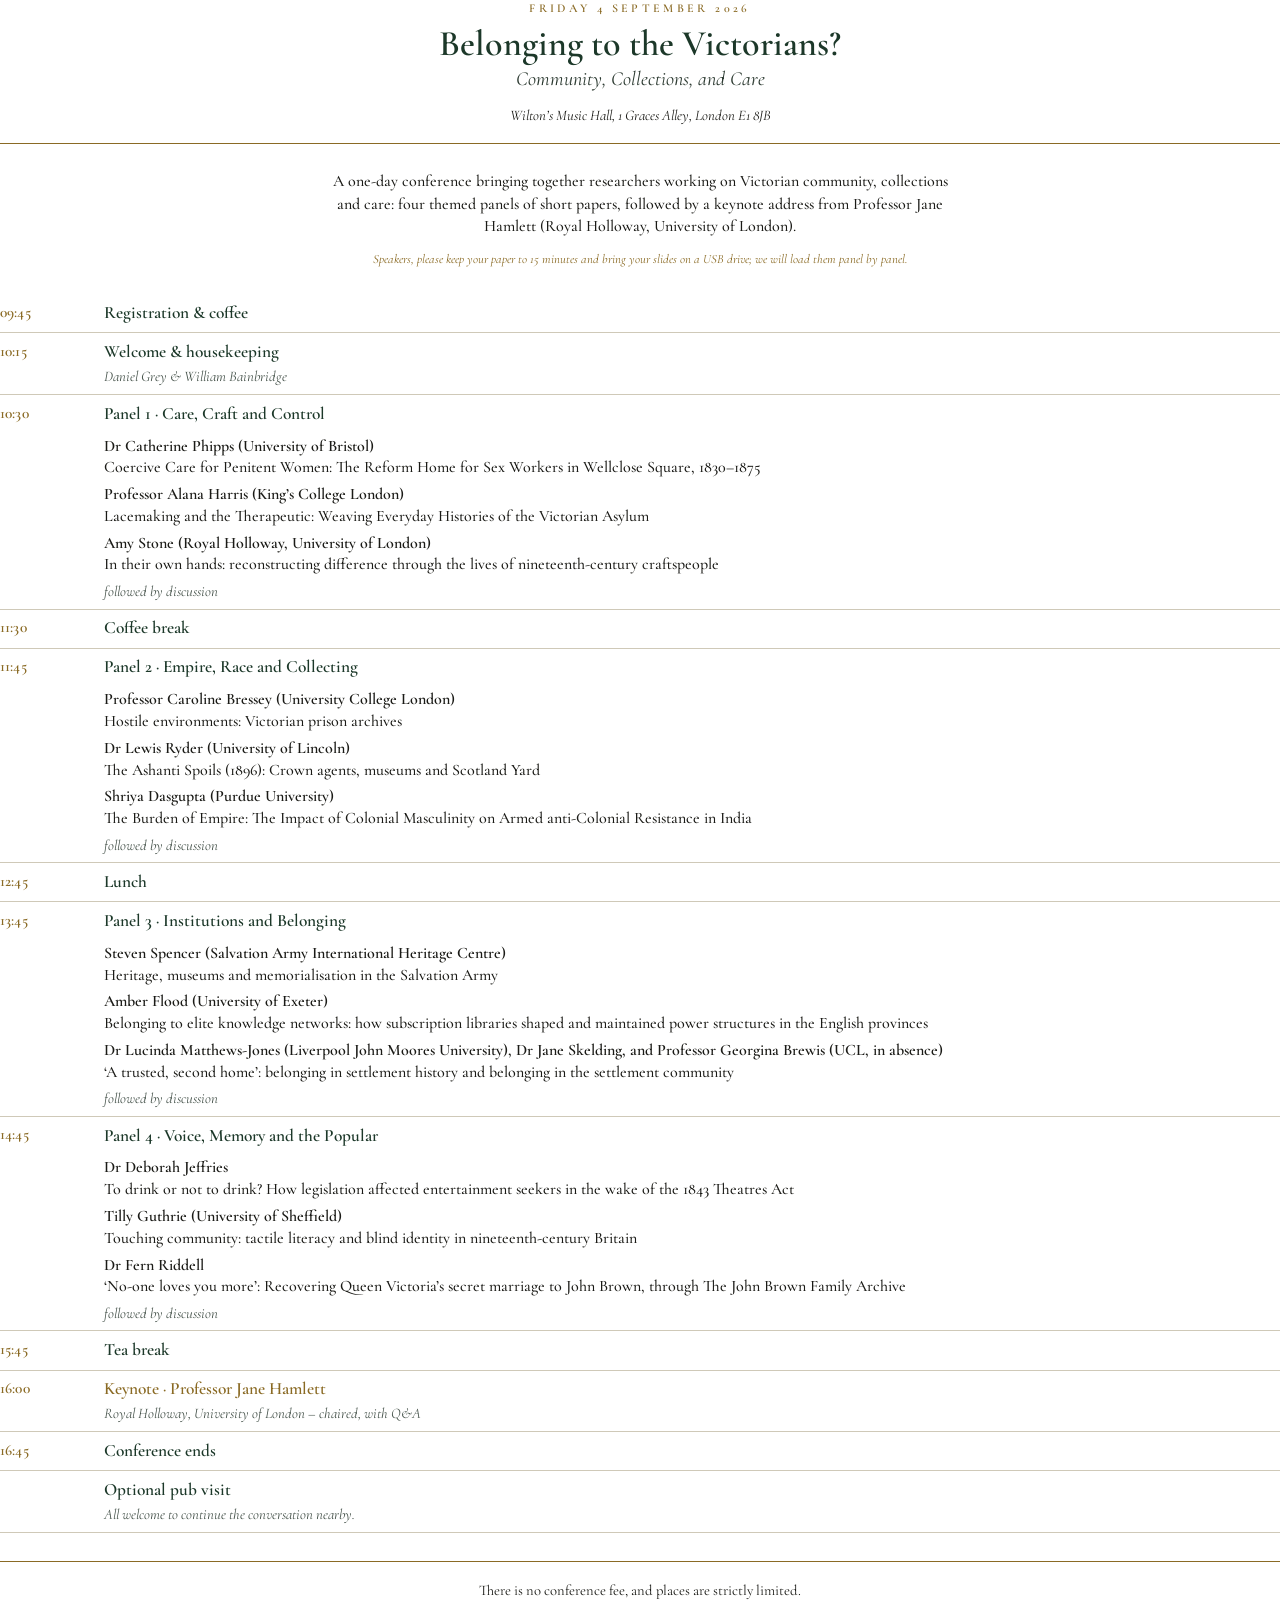
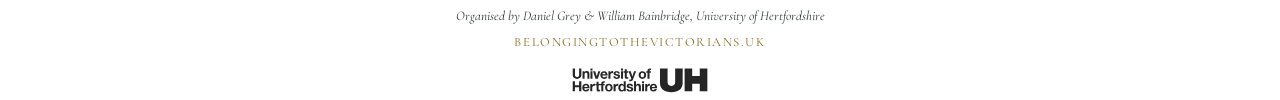
<file: programme-print.html>
<!DOCTYPE html>
<html lang="en">
<head>
<meta charset="UTF-8">
<title>Belonging to the Victorians? — Programme</title>
<style>
  @import url('https://fonts.googleapis.com/css2?family=Cormorant+Garamond:ital,wght@0,300;0,400;0,500;0,600;0,700;1,400;1,500;1,600&display=swap');

  :root {
    --ink:   #1a1a16;
    --soft:  #2c3a31;
    --faint: #45524a;
    --gold:  #8a6a24;
    --green: #1c3829;
    --rule:  #cfc9b8;
  }

  @page {
    size: A4;
    margin: 18mm 20mm;
  }

  * { margin: 0; padding: 0; box-sizing: border-box; }

  html { -webkit-print-color-adjust: exact; print-color-adjust: exact; }

  body {
    background: #ffffff;
    color: var(--ink);
    font-family: 'Cormorant Garamond', Garamond, serif;
    font-size: 12.5pt;
    line-height: 1.42;
  }

  /* ── Masthead ── */

  .masthead {
    text-align: center;
    padding-bottom: 1.1rem;
    border-bottom: 1.5px solid var(--gold);
    margin-bottom: 1.6rem;
  }

  .eyebrow {
    font-size: 9pt;
    font-weight: 600;
    letter-spacing: 0.28em;
    text-transform: uppercase;
    color: var(--gold);
  }

  .masthead h1 {
    font-weight: 600;
    font-size: 27pt;
    line-height: 1.05;
    color: var(--green);
    margin: 0.5rem 0 0.15rem;
  }

  .masthead .subtitle {
    font-style: italic;
    font-weight: 400;
    font-size: 15pt;
    color: var(--soft);
  }

  .masthead .meta {
    margin-top: 0.7rem;
    font-size: 11pt;
    color: var(--ink);
  }
  .masthead .meta .sep { color: var(--faint); padding: 0 0.4em; }
  .masthead .meta .venue { font-style: italic; }

  .intro {
    text-align: center;
    font-size: 12pt;
    font-weight: 500;
    color: var(--ink);
    max-width: 40em;
    margin: 0 auto 0.8rem;
  }

  .speaker-note {
    text-align: center;
    font-style: italic;
    font-size: 9.5pt;
    color: var(--gold);
    max-width: none;
    white-space: nowrap;
    margin: 0 auto 1.6rem;
  }

  /* ── Programme rows ── */

  .row {
    display: grid;
    grid-template-columns: 5.4rem 1fr;
    column-gap: 1.1rem;
    padding: 0.42rem 0;
    border-bottom: 0.75px solid var(--rule);
    page-break-inside: avoid;
  }
  .row:first-of-type { border-top: 0.75px solid var(--rule); }

  .row .time {
    font-weight: 600;
    color: var(--gold);
    font-size: 11.5pt;
    letter-spacing: 0.01em;
    white-space: nowrap;
    padding-top: 0.05rem;
  }

  .row .title {
    font-weight: 600;
    font-size: 13pt;
    color: var(--green);
  }

  .row .note {
    font-style: italic;
    color: var(--faint);
    font-size: 11pt;
    margin-top: 0.1rem;
  }

  /* panels */
  .papers { margin-top: 0.35rem; }
  .paper { padding: 0.16rem 0; page-break-inside: avoid; }
  .paper .speaker {
    font-weight: 600;
    color: var(--ink);
    font-size: 12pt;
  }
  .paper .ptitle {
    color: var(--ink);
    font-weight: 500;
    font-size: 12pt;
    line-height: 1.3;
  }
  .followed { font-style: italic; color: var(--faint); font-size: 11pt; margin-top: 0.2rem; }

  .row.keynote .title { color: var(--gold); }

  /* ── Footer ── */

  .footer {
    margin-top: 1.8rem;
    padding-top: 1.1rem;
    border-top: 1.5px solid var(--gold);
    text-align: center;
    page-break-inside: avoid;
  }
  .footer .free {
    font-size: 11pt;
    color: var(--ink);
  }
  .footer .org {
    font-style: italic;
    font-size: 10pt;
    color: var(--soft);
    margin-top: 0.4rem;
  }
  .footer .site {
    font-size: 9.5pt;
    letter-spacing: 0.12em;
    text-transform: uppercase;
    color: var(--gold);
    margin-top: 0.5rem;
  }
  .footer img {
    height: 26px;
    margin-top: 0.9rem;
    opacity: 0.85;
  }
</style>
</head>
<body>

  <div class="masthead">
    <div class="eyebrow">Friday 4 September 2026</div>
    <h1>Belonging to the Victorians?</h1>
    <div class="subtitle">Community, Collections, and Care</div>
    <div class="meta">
      <span class="venue">Wilton&rsquo;s Music Hall, 1 Graces Alley, London E1 8JB</span>
    </div>
  </div>

  <p class="intro">A one-day conference bringing together researchers working on Victorian community, collections and care: four themed panels of short papers, followed by a keynote address from Professor Jane Hamlett (Royal Holloway, University of London).</p>

  <p class="speaker-note">Speakers, please keep your paper to 15 minutes and bring your slides on a USB drive; we will load them panel by panel.</p>

  <div class="row">
    <div class="time">09:45</div>
    <div class="what"><span class="title">Registration &amp; coffee</span></div>
  </div>

  <div class="row">
    <div class="time">10:15</div>
    <div class="what"><span class="title">Welcome &amp; housekeeping</span><div class="note">Daniel Grey &amp; William Bainbridge</div></div>
  </div>

  <div class="row">
    <div class="time">10:30</div>
    <div class="what">
      <span class="title">Panel 1 &middot; Care, Craft and Control</span>
      <div class="papers">
        <div class="paper"><div class="speaker">Dr Catherine Phipps (University of Bristol)</div><div class="ptitle">Coercive Care for Penitent Women: The Reform Home for Sex Workers in Wellclose Square, 1830&ndash;1875</div></div>
        <div class="paper"><div class="speaker">Professor Alana Harris (King&rsquo;s College London)</div><div class="ptitle">Lacemaking and the Therapeutic: Weaving Everyday Histories of the Victorian Asylum</div></div>
        <div class="paper"><div class="speaker">Amy Stone (Royal Holloway, University of London)</div><div class="ptitle">In their own hands: reconstructing difference through the lives of nineteenth-century craftspeople</div></div>
      </div>
      <div class="followed">followed by discussion</div>
    </div>
  </div>

  <div class="row">
    <div class="time">11:30</div>
    <div class="what"><span class="title">Coffee break</span></div>
  </div>

  <div class="row">
    <div class="time">11:45</div>
    <div class="what">
      <span class="title">Panel 2 &middot; Empire, Race and Collecting</span>
      <div class="papers">
        <div class="paper"><div class="speaker">Professor Caroline Bressey (University College London)</div><div class="ptitle">Hostile environments: Victorian prison archives</div></div>
        <div class="paper"><div class="speaker">Dr Lewis Ryder (University of Lincoln)</div><div class="ptitle">The Ashanti Spoils (1896): Crown agents, museums and Scotland Yard</div></div>
        <div class="paper"><div class="speaker">Shriya Dasgupta (Purdue University)</div><div class="ptitle">The Burden of Empire: The Impact of Colonial Masculinity on Armed anti-Colonial Resistance in India</div></div>
      </div>
      <div class="followed">followed by discussion</div>
    </div>
  </div>

  <div class="row">
    <div class="time">12:45</div>
    <div class="what"><span class="title">Lunch</span></div>
  </div>

  <div class="row">
    <div class="time">13:45</div>
    <div class="what">
      <span class="title">Panel 3 &middot; Institutions and Belonging</span>
      <div class="papers">
        <div class="paper"><div class="speaker">Steven Spencer (Salvation Army International Heritage Centre)</div><div class="ptitle">Heritage, museums and memorialisation in the Salvation Army</div></div>
        <div class="paper"><div class="speaker">Amber Flood (University of Exeter)</div><div class="ptitle">Belonging to elite knowledge networks: how subscription libraries shaped and maintained power structures in the English provinces</div></div>
        <div class="paper"><div class="speaker">Dr Lucinda Matthews-Jones (Liverpool John Moores University), Dr Jane Skelding, and Professor Georgina Brewis (UCL, in absence)</div><div class="ptitle">&lsquo;A trusted, second home&rsquo;: belonging in settlement history and belonging in the settlement community</div></div>
      </div>
      <div class="followed">followed by discussion</div>
    </div>
  </div>

  <div class="row">
    <div class="time">14:45</div>
    <div class="what">
      <span class="title">Panel 4 &middot; Voice, Memory and the Popular</span>
      <div class="papers">
        <div class="paper"><div class="speaker">Dr Deborah Jeffries</div><div class="ptitle">To drink or not to drink? How legislation affected entertainment seekers in the wake of the 1843 Theatres Act</div></div>
        <div class="paper"><div class="speaker">Tilly Guthrie (University of Sheffield)</div><div class="ptitle">Touching community: tactile literacy and blind identity in nineteenth-century Britain</div></div>
        <div class="paper"><div class="speaker">Dr Fern Riddell</div><div class="ptitle">&lsquo;No-one loves you more&rsquo;: Recovering Queen Victoria&rsquo;s secret marriage to John Brown, through The John Brown Family Archive</div></div>
      </div>
      <div class="followed">followed by discussion</div>
    </div>
  </div>

  <div class="row">
    <div class="time">15:45</div>
    <div class="what"><span class="title">Tea break</span></div>
  </div>

  <div class="row keynote">
    <div class="time">16:00</div>
    <div class="what"><span class="title">Keynote &middot; Professor Jane Hamlett</span><div class="note">Royal Holloway, University of London &ndash; chaired, with Q&amp;A</div></div>
  </div>

  <div class="row">
    <div class="time">16:45</div>
    <div class="what"><span class="title">Conference ends</span></div>
  </div>

  <div class="row">
    <div class="time"></div>
    <div class="what"><span class="title">Optional pub visit</span><div class="note">All welcome to continue the conversation nearby.</div></div>
  </div>

  <div class="footer">
    <div class="free">There is no conference fee, and places are strictly limited.</div>
    <div class="org">Organised by Daniel Grey &amp; William Bainbridge, University of Hertfordshire</div>
    <div class="site">belongingtothevictorians.uk</div>
    <img src="assets/University_of_Hertfordshire_Logo_2019.svg" alt="University of Hertfordshire">
  </div>

</body>
</html>
</file>
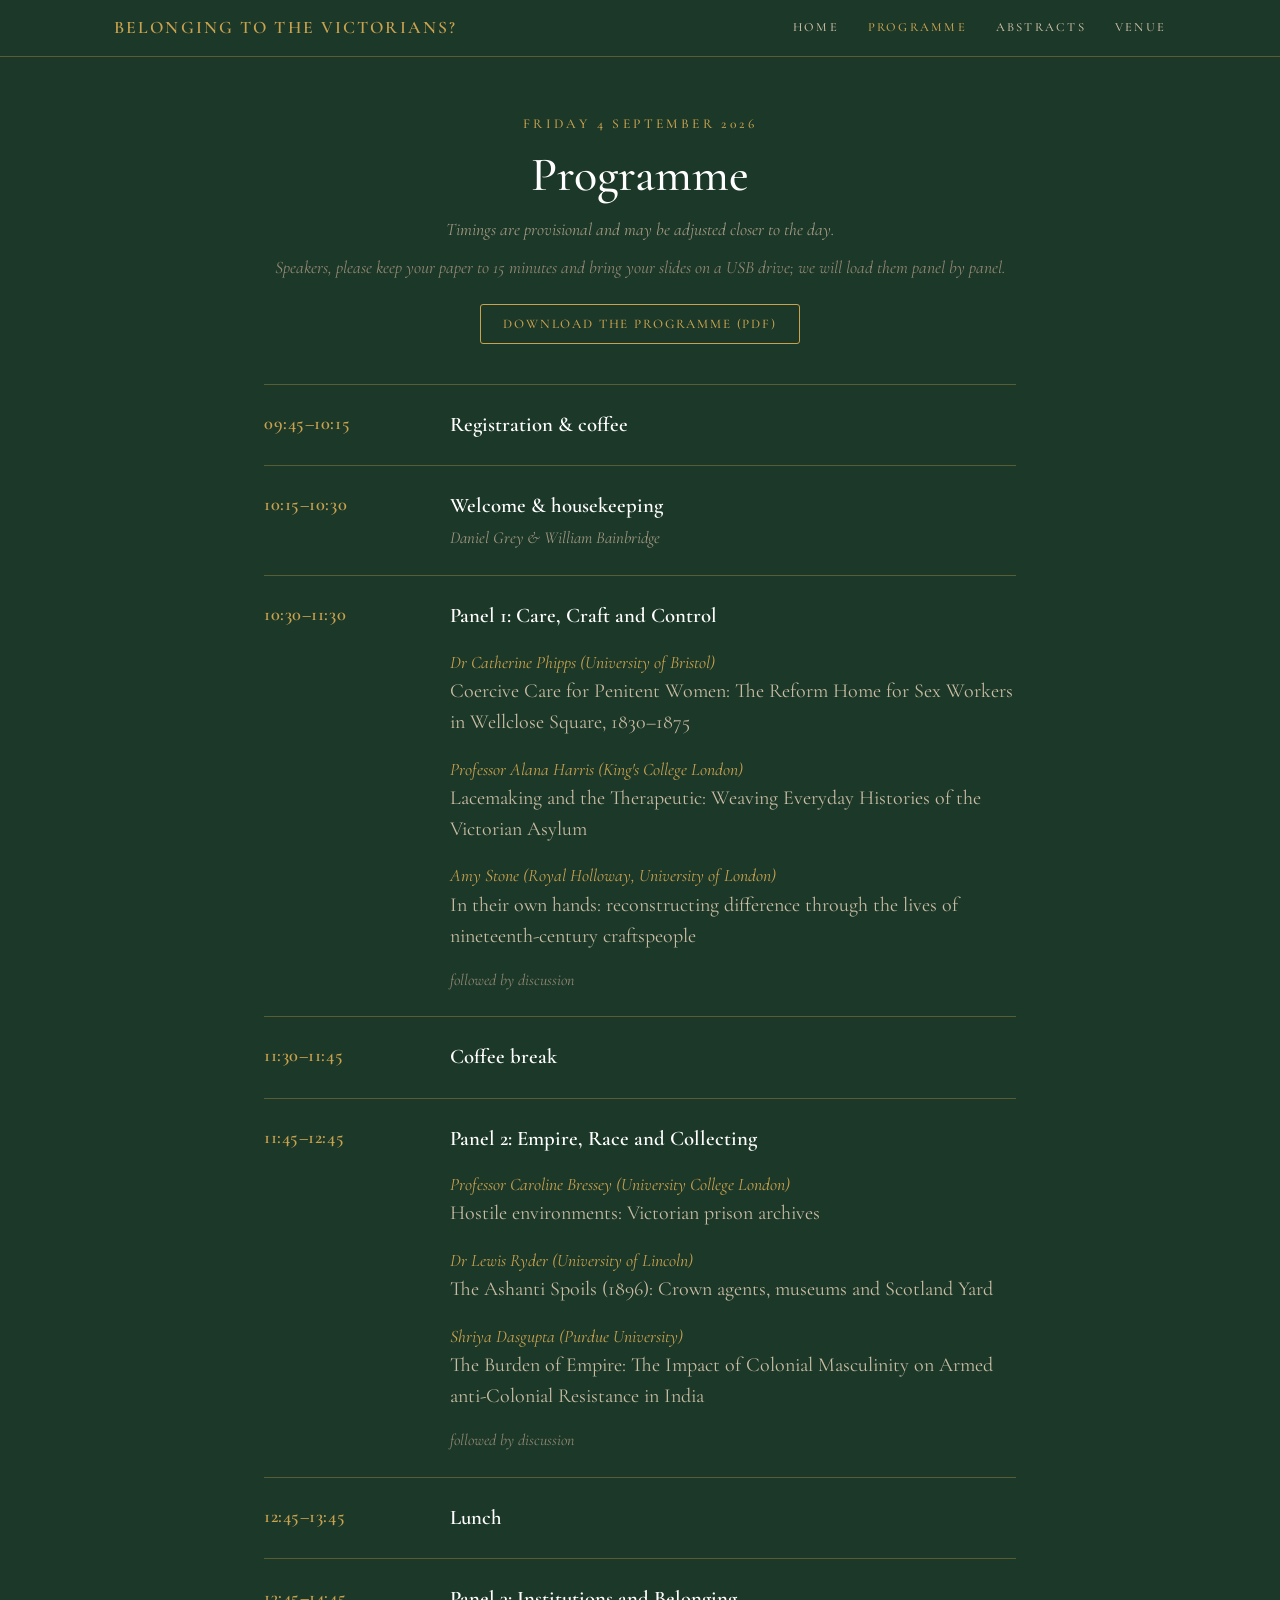
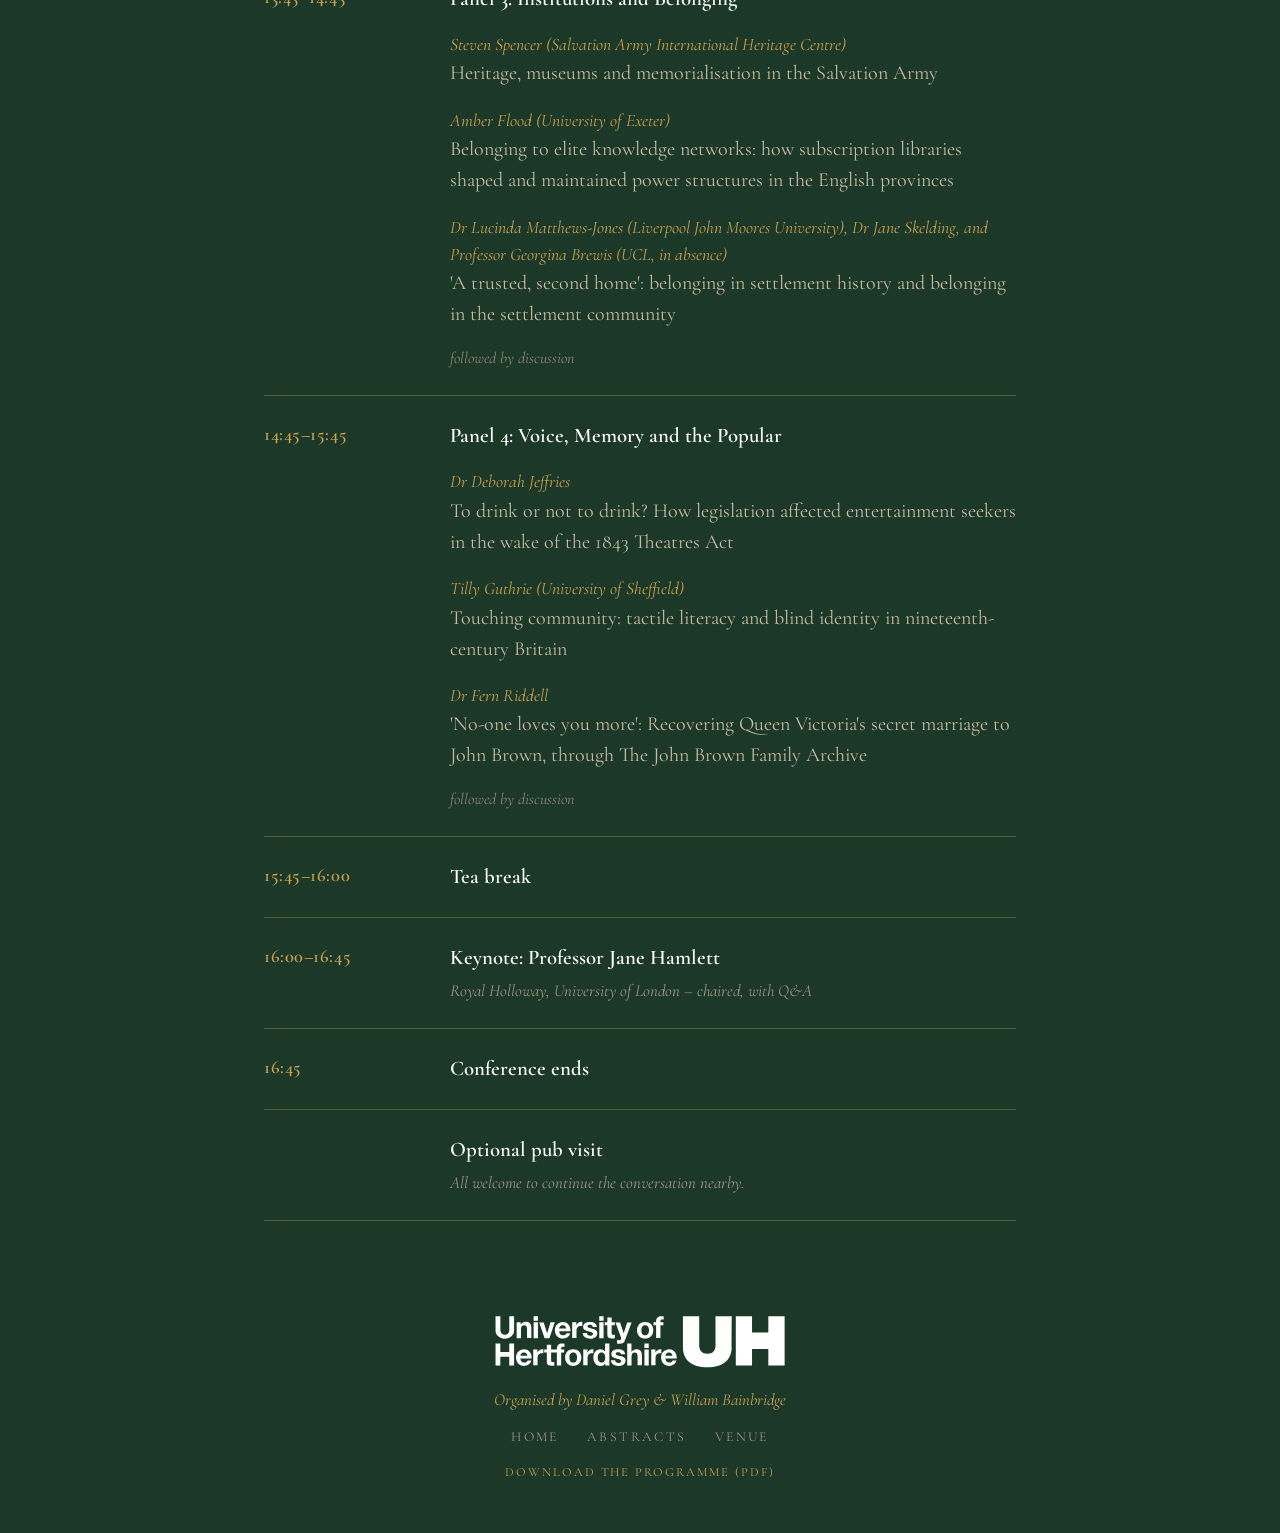
<file: programme.html>
<!DOCTYPE html>
<html lang="en">
<head>
<meta charset="UTF-8">
<meta name="viewport" content="width=device-width, initial-scale=1">
<title>Programme — Belonging to the Victorians?</title>
<meta name="description" content="Programme for Belonging to the Victorians? Community, Collections, and Care. Wilton's Music Hall, London, Friday 4 September 2026.">
<link rel="icon" href="assets/favicon.svg" type="image/svg+xml">
<link rel="icon" href="assets/favicon-32.png" sizes="32x32" type="image/png">
<link rel="icon" href="assets/favicon-16.png" sizes="16x16" type="image/png">
<link rel="apple-touch-icon" href="assets/apple-touch-icon.png">
<link rel="stylesheet" href="styles.css?v=7">
</head>
<body>

<header class="site-header">
  <div class="header-inner">
    <a class="brand" href="index.html">Belonging to the Victorians?</a>
    <button class="nav-toggle" aria-expanded="false" aria-controls="site-nav" aria-label="Menu"><span class="bar"></span><span class="bar"></span><span class="bar"></span></button>
    <nav id="site-nav" class="site-nav">
      <a href="index.html">Home</a>
      <a href="programme.html" aria-current="page">Programme</a>
      <a href="abstracts.html">Abstracts</a>
      <a href="venue.html">Venue</a>
    </nav>
  </div>
</header>

<main>

  <div class="page-title">
    <span class="sec-label">Friday 4 September 2026</span>
    <h1>Programme</h1>
    <p class="page-sub">Timings are provisional and may be adjusted closer to the day.</p>
    <p class="page-note">Speakers, please keep your paper to 15 minutes and bring your slides on a USB drive; we will load them panel by panel.</p>
    <p class="page-actions"><a class="download-btn" href="programme.pdf" target="_blank" rel="noopener">Download the programme (PDF)</a></p>
  </div>

  <div class="container narrow">

    <hr class="divider">

    <div class="prog-row">
      <div class="time">09:45&ndash;10:15</div>
      <div class="what"><span class="item-title">Registration &amp; coffee</span></div>
    </div>

    <hr class="divider">

    <div class="prog-row">
      <div class="time">10:15&ndash;10:30</div>
      <div class="what">
        <span class="item-title">Welcome &amp; housekeeping</span>
        <p class="item-note">Daniel Grey &amp; William Bainbridge</p>
      </div>
    </div>

    <hr class="divider">

    <div class="prog-row">
      <div class="time">10:30&ndash;11:30</div>
      <div class="what">
        <span class="item-title">Panel 1: Care, Craft and Control</span>
        <div class="panel-papers">
          <div class="paper">
            <p class="speaker">Dr Catherine Phipps (University of Bristol)</p>
            <p class="ptitle">Coercive Care for Penitent Women: The Reform Home for Sex Workers in Wellclose Square, 1830&ndash;1875</p>
          </div>
          <div class="paper">
            <p class="speaker">Professor Alana Harris (King's College London)</p>
            <p class="ptitle">Lacemaking and the Therapeutic: Weaving Everyday Histories of the Victorian Asylum</p>
          </div>
          <div class="paper">
            <p class="speaker">Amy Stone (Royal Holloway, University of London)</p>
            <p class="ptitle">In their own hands: reconstructing difference through the lives of nineteenth-century craftspeople</p>
          </div>
        </div>
        <p class="followed-by">followed by discussion</p>
      </div>
    </div>

    <hr class="divider">

    <div class="prog-row">
      <div class="time">11:30&ndash;11:45</div>
      <div class="what"><span class="item-title">Coffee break</span></div>
    </div>

    <hr class="divider">

    <div class="prog-row">
      <div class="time">11:45&ndash;12:45</div>
      <div class="what">
        <span class="item-title">Panel 2: Empire, Race and Collecting</span>
        <div class="panel-papers">
          <div class="paper">
            <p class="speaker">Professor Caroline Bressey (University College London)</p>
            <p class="ptitle">Hostile environments: Victorian prison archives</p>
          </div>
          <div class="paper">
            <p class="speaker">Dr Lewis Ryder (University of Lincoln)</p>
            <p class="ptitle">The Ashanti Spoils (1896): Crown agents, museums and Scotland Yard</p>
          </div>
          <div class="paper">
            <p class="speaker">Shriya Dasgupta (Purdue University)</p>
            <p class="ptitle">The Burden of Empire: The Impact of Colonial Masculinity on Armed anti-Colonial Resistance in India</p>
          </div>
        </div>
        <p class="followed-by">followed by discussion</p>
      </div>
    </div>

    <hr class="divider">

    <div class="prog-row">
      <div class="time">12:45&ndash;13:45</div>
      <div class="what"><span class="item-title">Lunch</span></div>
    </div>

    <hr class="divider">

    <div class="prog-row">
      <div class="time">13:45&ndash;14:45</div>
      <div class="what">
        <span class="item-title">Panel 3: Institutions and Belonging</span>
        <div class="panel-papers">
          <div class="paper">
            <p class="speaker">Steven Spencer (Salvation Army International Heritage Centre)</p>
            <p class="ptitle">Heritage, museums and memorialisation in the Salvation Army</p>
          </div>
          <div class="paper">
            <p class="speaker">Amber Flood (University of Exeter)</p>
            <p class="ptitle">Belonging to elite knowledge networks: how subscription libraries shaped and maintained power structures in the English provinces</p>
          </div>
          <div class="paper">
            <p class="speaker">Dr Lucinda Matthews-Jones (Liverpool John Moores University), Dr Jane Skelding, and Professor Georgina Brewis (UCL, in absence)</p>
            <p class="ptitle">'A trusted, second home': belonging in settlement history and belonging in the settlement community</p>
          </div>
        </div>
        <p class="followed-by">followed by discussion</p>
      </div>
    </div>

    <hr class="divider">

    <div class="prog-row">
      <div class="time">14:45&ndash;15:45</div>
      <div class="what">
        <span class="item-title">Panel 4: Voice, Memory and the Popular</span>
        <div class="panel-papers">
          <div class="paper">
            <p class="speaker">Dr Deborah Jeffries</p>
            <p class="ptitle">To drink or not to drink? How legislation affected entertainment seekers in the wake of the 1843 Theatres Act</p>
          </div>
          <div class="paper">
            <p class="speaker">Tilly Guthrie (University of Sheffield)</p>
            <p class="ptitle">Touching community: tactile literacy and blind identity in nineteenth-century Britain</p>
          </div>
          <div class="paper">
            <p class="speaker">Dr Fern Riddell</p>
            <p class="ptitle">'No-one loves you more': Recovering Queen Victoria's secret marriage to John Brown, through The John Brown Family Archive</p>
          </div>
        </div>
        <p class="followed-by">followed by discussion</p>
      </div>
    </div>

    <hr class="divider">

    <div class="prog-row">
      <div class="time">15:45&ndash;16:00</div>
      <div class="what"><span class="item-title">Tea break</span></div>
    </div>

    <hr class="divider">

    <div class="prog-row">
      <div class="time">16:00&ndash;16:45</div>
      <div class="what">
        <span class="item-title">Keynote: Professor Jane Hamlett</span>
        <p class="item-note">Royal Holloway, University of London &ndash; chaired, with Q&amp;A</p>
      </div>
    </div>

    <hr class="divider">

    <div class="prog-row">
      <div class="time">16:45</div>
      <div class="what"><span class="item-title">Conference ends</span></div>
    </div>

    <hr class="divider">

    <div class="prog-row">
      <div class="time"></div>
      <div class="what">
        <span class="item-title">Optional pub visit</span>
        <p class="item-note">All welcome to continue the conversation nearby.</p>
      </div>
    </div>

    <hr class="divider">

  </div>

</main>

<footer class="site-footer">
  <img src="assets/University_of_Hertfordshire_Logo_2019.svg" alt="University of Hertfordshire">
  <p class="org">Organised by Daniel Grey &amp; William Bainbridge</p>
  <p class="footer-links">
    <a href="index.html">Home</a>
    <a href="abstracts.html">Abstracts</a>
    <a href="venue.html">Venue</a>
  </p>
  <p class="footer-download"><a href="programme.pdf" target="_blank" rel="noopener">Download the programme (PDF)</a></p>
</footer>

<script>
  var toggle = document.querySelector('.nav-toggle');
  var nav = document.getElementById('site-nav');
  toggle.addEventListener('click', function () {
    var open = nav.classList.toggle('open');
    toggle.classList.toggle('open', open);
    toggle.setAttribute('aria-expanded', open ? 'true' : 'false');
  });
</script>

</body>
</html>
</file>
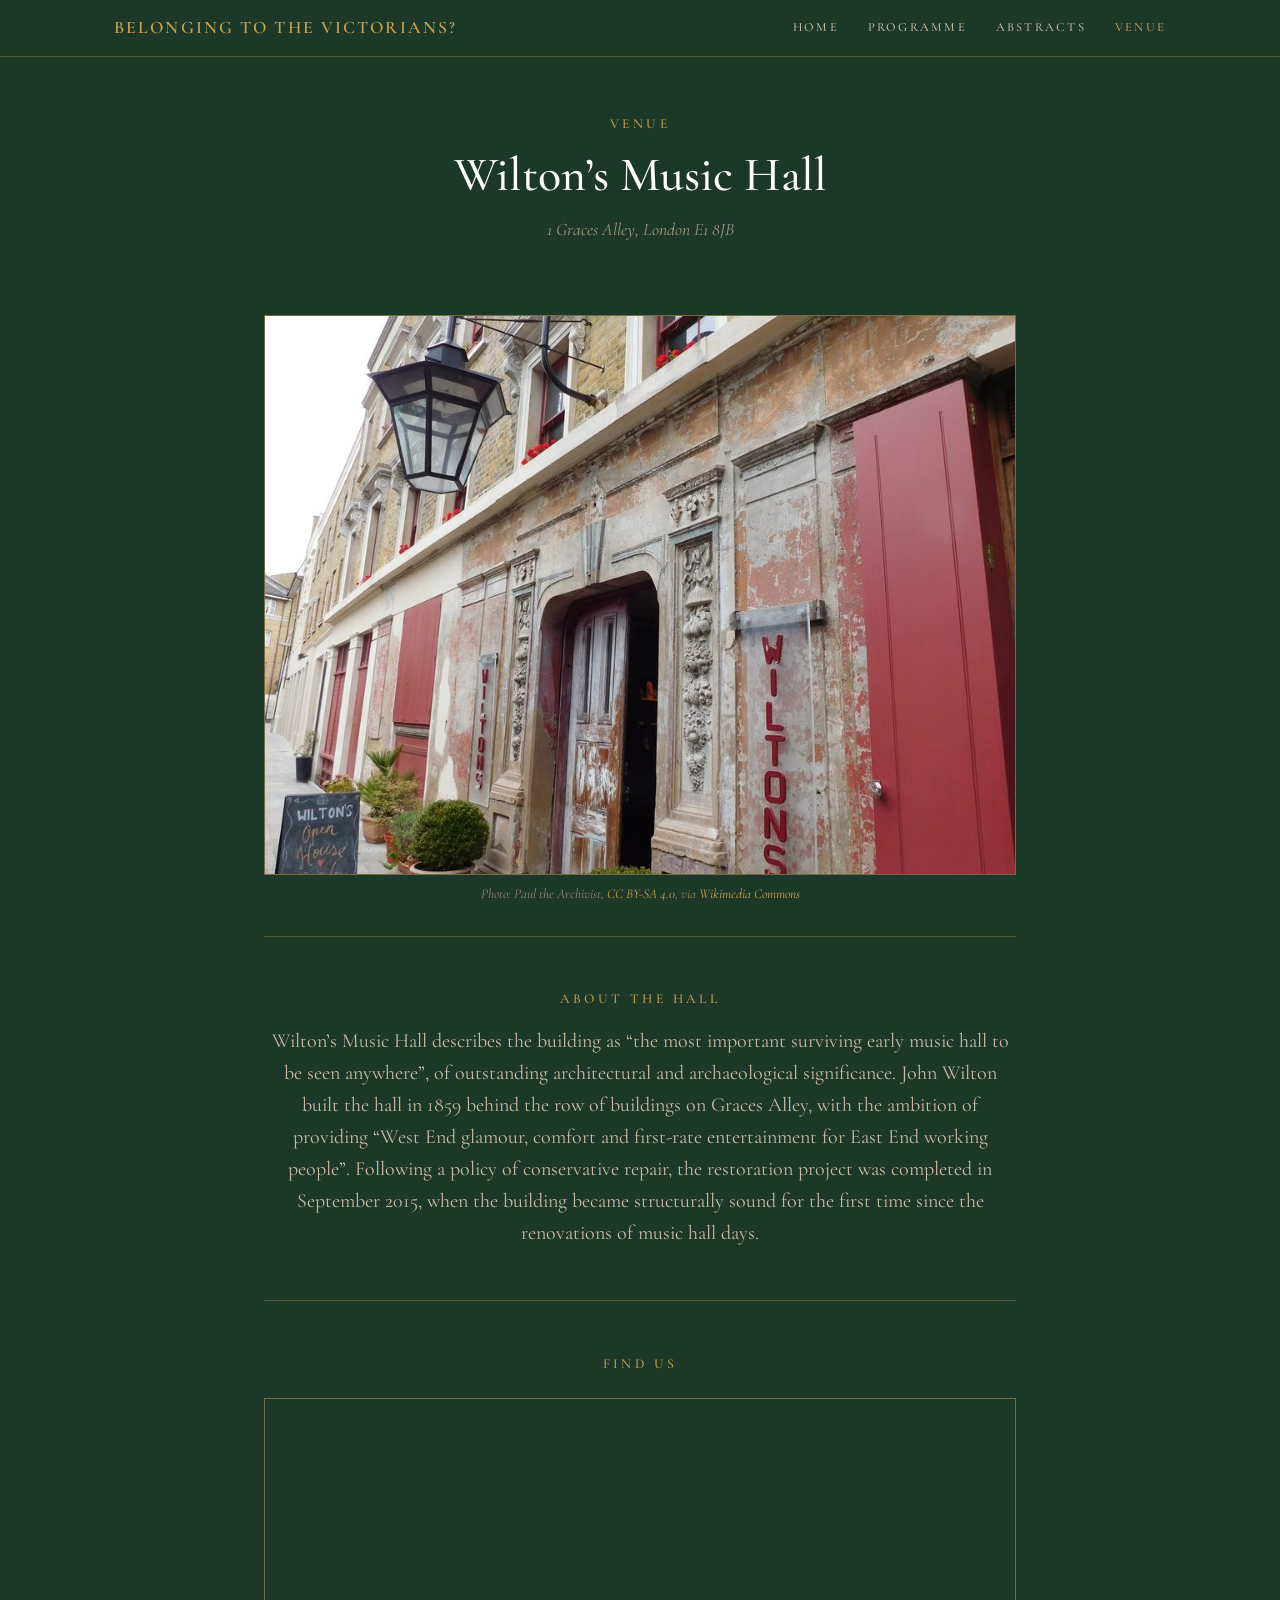
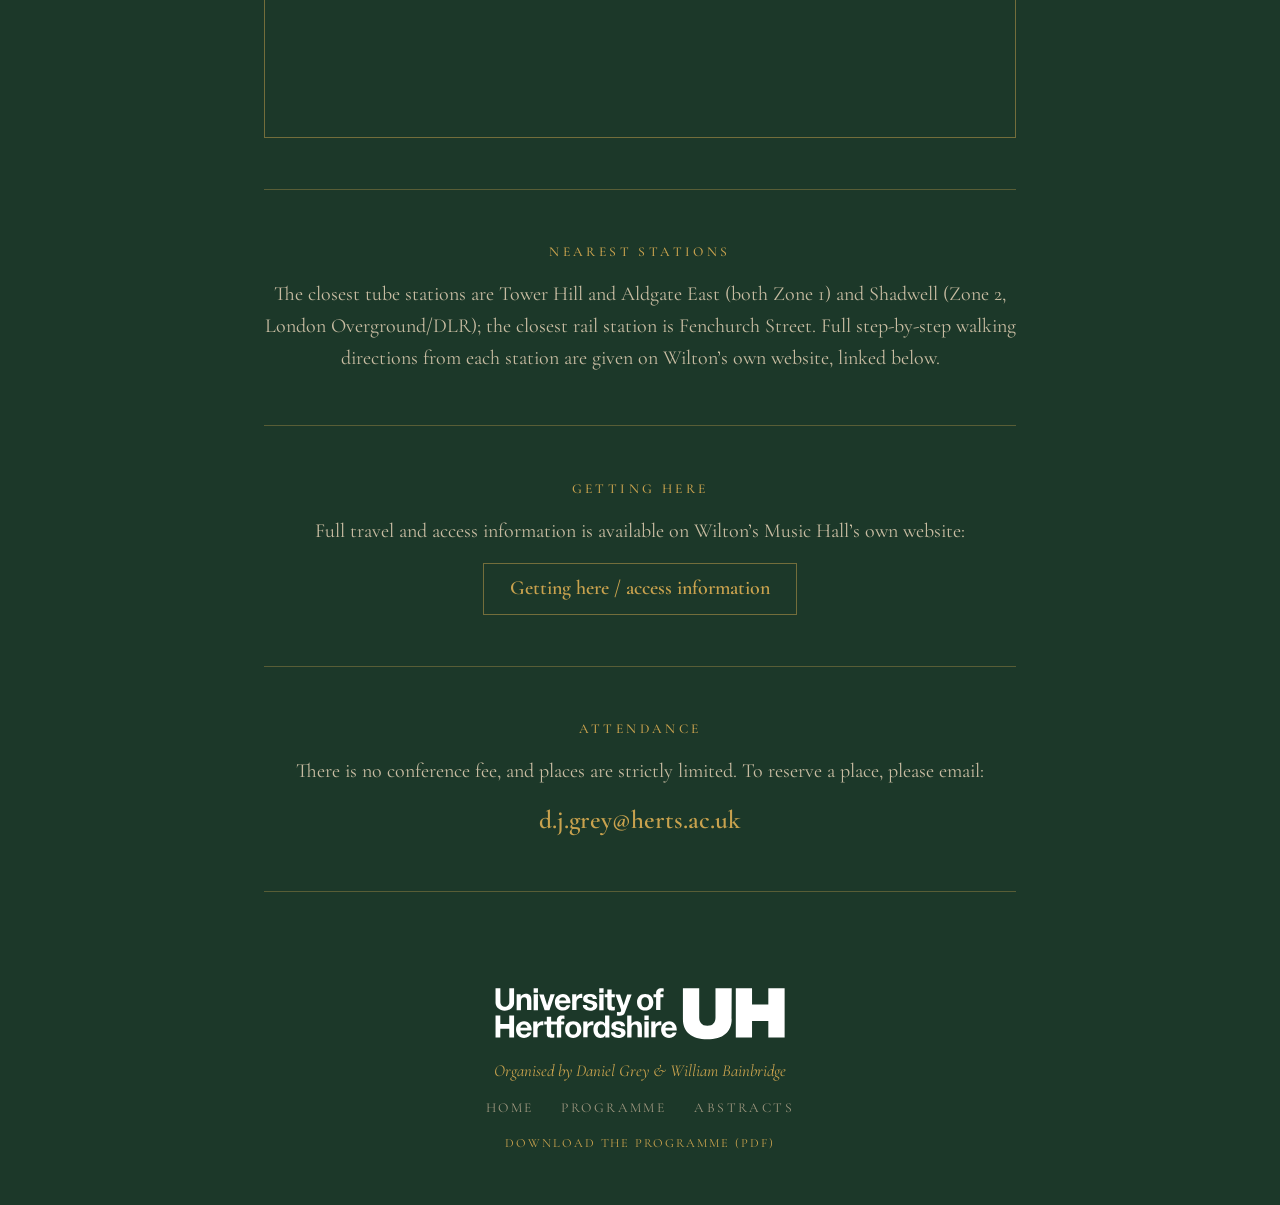
<file: venue.html>
<!DOCTYPE html>
<html lang="en">
<head>
<meta charset="UTF-8">
<meta name="viewport" content="width=device-width, initial-scale=1">
<title>Venue — Belonging to the Victorians?</title>
<meta name="description" content="Venue information for Belonging to the Victorians? Community, Collections, and Care. Wilton's Music Hall, 1 Graces Alley, London E1 8JB.">
<link rel="icon" href="assets/favicon.svg" type="image/svg+xml">
<link rel="icon" href="assets/favicon-32.png" sizes="32x32" type="image/png">
<link rel="icon" href="assets/favicon-16.png" sizes="16x16" type="image/png">
<link rel="apple-touch-icon" href="assets/apple-touch-icon.png">
<link rel="stylesheet" href="styles.css?v=7">
</head>
<body>

<header class="site-header">
  <div class="header-inner">
    <a class="brand" href="index.html">Belonging to the Victorians?</a>
    <button class="nav-toggle" aria-expanded="false" aria-controls="site-nav" aria-label="Menu"><span class="bar"></span><span class="bar"></span><span class="bar"></span></button>
    <nav id="site-nav" class="site-nav">
      <a href="index.html">Home</a>
      <a href="programme.html">Programme</a>
      <a href="abstracts.html">Abstracts</a>
      <a href="venue.html" aria-current="page">Venue</a>
    </nav>
  </div>
</header>

<main>

  <div class="page-title">
    <span class="sec-label">Venue</span>
    <h1>Wilton&rsquo;s Music Hall</h1>
    <p class="page-sub">1 Graces Alley, London E1 8JB</p>
  </div>

  <div class="container narrow">

    <figure class="venue-photo">
      <img src="assets/Wiltons_Music_Hall_entrance.jpg" alt="The frontage of Wilton's Music Hall on Graces Alley, showing the entrance door, hanging lamp and red shutters">
      <figcaption>Photo: Paul the Archivist, <a href="https://creativecommons.org/licenses/by-sa/4.0/deed.en" target="_blank" rel="noopener noreferrer">CC BY-SA 4.0</a>, via <a href="https://commons.wikimedia.org/wiki/File:Wilton%27s_Music_Hall,_London_22.jpg" target="_blank" rel="noopener noreferrer">Wikimedia Commons</a></figcaption>
    </figure>

    <hr class="divider">

    <div class="section">
      <p class="sec-label">About the Hall</p>
      <p class="body-text">Wilton&rsquo;s Music Hall describes the building as &ldquo;the most important surviving early music hall to be seen anywhere&rdquo;, of outstanding architectural and archaeological significance. John Wilton built the hall in 1859 behind the row of buildings on Graces Alley, with the ambition of providing &ldquo;West End glamour, comfort and first-rate entertainment for East End working people&rdquo;. Following a policy of conservative repair, the restoration project was completed in September 2015, when the building became structurally sound for the first time since the renovations of music hall days.</p>
    </div>

    <hr class="divider">

    <div class="section">
      <p class="sec-label">Find Us</p>
      <iframe class="venue-map" src="https://maps.google.com/maps?q=Wilton%27s%20Music%20Hall%2C%201%20Graces%20Alley%2C%20London%20E1%208JB&t=&z=16&ie=UTF8&iwloc=&output=embed" loading="lazy" referrerpolicy="no-referrer-when-downgrade" title="Map showing Wilton's Music Hall"></iframe>
    </div>

    <hr class="divider">

    <div class="section">
      <p class="sec-label">Nearest Stations</p>
      <p class="body-text">The closest tube stations are Tower Hill and Aldgate East (both Zone 1) and Shadwell (Zone 2, London Overground/DLR); the closest rail station is Fenchurch Street. Full step-by-step walking directions from each station are given on Wilton&rsquo;s own website, linked below.</p>
    </div>

    <hr class="divider">

    <div class="section">
      <p class="sec-label">Getting Here</p>
      <p class="body-text">Full travel and access information is available on Wilton&rsquo;s Music Hall&rsquo;s own website:</p>
      <a class="big-link" href="https://www.wiltons.org.uk/find-us/" target="_blank" rel="noopener noreferrer">Getting here / access information</a>
    </div>

    <hr class="divider">

    <div class="section">
      <p class="sec-label">Attendance</p>
      <p class="body-text">There is no conference fee, and places are strictly limited. To reserve a place, please email:</p>
      <a class="cta-email" href="mailto:d.j.grey@herts.ac.uk">d.j.grey@herts.ac.uk</a>
    </div>

    <hr class="divider">

  </div>

</main>

<footer class="site-footer">
  <img src="assets/University_of_Hertfordshire_Logo_2019.svg" alt="University of Hertfordshire">
  <p class="org">Organised by Daniel Grey &amp; William Bainbridge</p>
  <p class="footer-links">
    <a href="index.html">Home</a>
    <a href="programme.html">Programme</a>
    <a href="abstracts.html">Abstracts</a>
  </p>
  <p class="footer-download"><a href="programme.pdf" target="_blank" rel="noopener">Download the programme (PDF)</a></p>
</footer>

<script>
  var toggle = document.querySelector('.nav-toggle');
  var nav = document.getElementById('site-nav');
  toggle.addEventListener('click', function () {
    var open = nav.classList.toggle('open');
    toggle.classList.toggle('open', open);
    toggle.setAttribute('aria-expanded', open ? 'true' : 'false');
  });
</script>

</body>
</html>
</file>
<file: styles.css>
@import url('https://fonts.googleapis.com/css2?family=Cormorant+Garamond:ital,wght@0,300;0,400;0,500;0,600;0,700;1,300;1,400;1,500;1,600;1,700&display=swap');

:root {
  --green: #1c3829;
  --gold: #c9a24e;
  --cream: #c8bca2;
  --cream-dim: #a09880;
  --cream-faint: #908872;
  --white: #ffffff;
}

*, *::before, *::after { margin: 0; padding: 0; box-sizing: border-box; }

html { scroll-behavior: smooth; }

body {
  background: var(--green);
  color: var(--cream);
  font-family: 'Cormorant Garamond', Garamond, serif;
  font-size: 1.25rem;
  line-height: 1.55;
}

a { color: var(--gold); text-decoration: none; }
a:hover { text-decoration: underline; text-underline-offset: 3px; }

.container { max-width: 1000px; margin: 0 auto; padding: 0 1.5rem; }
.narrow { max-width: 800px; }

/* ── Shared elements ── */

.sec-label {
  font-size: 0.85rem;
  font-weight: 500;
  letter-spacing: 0.25em;
  text-transform: uppercase;
  color: var(--gold);
}

.divider {
  width: 100%;
  height: 1px;
  background: var(--gold);
  opacity: 0.35;
  border: none;
}

/* ── Header / nav ── */

.site-header {
  position: sticky;
  top: 0;
  z-index: 100;
  background: var(--green);
  border-bottom: 1px solid rgba(201, 162, 78, 0.35);
}

body.home .site-header {
  position: fixed;
  left: 0;
  right: 0;
  background:
    linear-gradient(to bottom, rgba(10, 22, 15, 0.78), rgba(10, 22, 15, 0.58)),
    url("data:image/svg+xml;utf8,<svg xmlns='http://www.w3.org/2000/svg'><filter id='n'><feTurbulence type='fractalNoise' baseFrequency='0.85' numOctaves='2' stitchTiles='stitch'/></filter><rect width='100%25' height='100%25' filter='url(%23n)' opacity='0.05'/></svg>");
  backdrop-filter: blur(10px) saturate(120%);
  -webkit-backdrop-filter: blur(10px) saturate(120%);
  border-bottom: 1px solid rgba(201, 162, 78, 0.25);
}

.header-inner {
  max-width: 1100px;
  margin: 0 auto;
  padding: 0.9rem 1.5rem;
  display: flex;
  align-items: center;
  justify-content: space-between;
  gap: 1rem;
}

.brand {
  color: var(--gold);
  font-weight: 600;
  font-size: clamp(0.85rem, 2.6vw, 1.1rem);
  letter-spacing: 0.12em;
  text-transform: uppercase;
  white-space: nowrap;
}
.brand:hover { text-decoration: none; color: var(--white); }

.site-nav { display: flex; gap: 1.8rem; }

.site-nav a {
  font-size: 0.78rem;
  font-weight: 500;
  letter-spacing: 0.18em;
  text-transform: uppercase;
  color: var(--cream);
}
.site-nav a:hover { color: var(--gold); text-decoration: none; }
.site-nav a[aria-current="page"] { color: var(--gold); }

.nav-toggle {
  display: none;
  width: 2.2rem;
  height: 2.2rem;
  padding: 0;
  align-items: center;
  justify-content: center;
  gap: 5px;
  background: none;
  border: 1px solid rgba(201, 162, 78, 0.5);
  border-radius: 4px;
  cursor: pointer;
}

.nav-toggle .bar {
  display: block;
  width: 1.1rem;
  height: 2px;
  background: var(--gold);
  transition: transform 0.2s ease, opacity 0.2s ease;
}

.nav-toggle.open .bar:nth-child(1) { transform: translateY(7px) rotate(45deg); }
.nav-toggle.open .bar:nth-child(2) { opacity: 0; }
.nav-toggle.open .bar:nth-child(3) { transform: translateY(-7px) rotate(-45deg); }

@media (max-width: 720px) {
  .nav-toggle { display: flex; flex-direction: column; }
  .site-nav {
    display: none;
    position: absolute;
    top: 100%;
    left: 0;
    right: 0;
    flex-direction: column;
    gap: 0;
    background: var(--green);
    border-top: 1px solid rgba(201, 162, 78, 0.35);
    border-bottom: 1px solid rgba(201, 162, 78, 0.35);
    padding: 0.5rem 0;
  }
  .site-nav.open { display: flex; }
  .site-nav a { padding: 0.8rem 1.5rem; }
}

/* ── Hero (homepage) ── */

.hero {
  position: relative;
  /* Cap the height so the image stops ballooning on tall/large viewports,
     which pushed the title too low (seen on iPad portrait 2026-07-13).
     Floor keeps it from collapsing on short landscape screens. */
  height: clamp(520px, 78vh, 680px);
  overflow: hidden;
}

.hero img {
  width: 100%;
  height: 100%;
  object-fit: cover;
  object-position: center 12%;
  display: block;
}

.hero::after {
  content: "";
  position: absolute;
  inset: 0;
  background: linear-gradient(
    to bottom,
    rgba(28, 56, 41, 0.30) 0%,
    rgba(28, 56, 41, 0.10) 35%,
    rgba(28, 56, 41, 0.72) 75%,
    var(--green) 100%
  );
}

.hero-titles {
  position: absolute;
  left: 0;
  right: 0;
  bottom: 2.5rem;
  z-index: 2;
  text-align: center;
  padding: 0 1.5rem;
}

.hero-titles h1 {
  font-weight: 500;
  font-size: clamp(2.4rem, 6vw, 4.2rem);
  line-height: 1.08;
  color: var(--white);
  letter-spacing: -0.01em;
}

.hero-titles .subtitle {
  font-weight: 400;
  font-style: italic;
  font-size: clamp(1.4rem, 3.2vw, 2.2rem);
  color: var(--gold);
  margin-top: 0.6rem;
  letter-spacing: 0.02em;
}

.hero-meta { text-align: center; padding: 1.2rem 1.5rem 0; }

.hero-meta .date {
  font-weight: 600;
  font-size: 1.35rem;
  color: var(--gold);
  letter-spacing: 0.04em;
}

.hero-meta .venue {
  font-weight: 400;
  font-style: italic;
  font-size: 1.15rem;
  color: var(--cream);
  margin-top: 0.3rem;
}
.hero-meta .venue a { color: var(--cream); }
.hero-meta .venue a:hover { color: var(--gold); }

.hero-meta .org-by {
  font-weight: 400;
  font-style: italic;
  font-size: 1.05rem;
  color: var(--cream-dim);
  margin-top: 0.5rem;
}

/* ── Page sections ── */

.section {
  display: flex;
  flex-direction: column;
  align-items: center;
  text-align: center;
  padding: 3.2rem 0;
}

.section .sec-label { margin-bottom: 1rem; }

.section .body-text {
  max-width: 44em;
  color: var(--cream);
  line-height: 1.6;
}

.section .body-text + .body-text { margin-top: 1.1rem; }

.keynote-name {
  font-weight: 600;
  font-size: 2rem;
  color: var(--white);
  margin-bottom: 0.4rem;
}

.keynote-affil {
  font-weight: 400;
  font-style: italic;
  font-size: 1.15rem;
  color: var(--cream);
}

.cta-email {
  font-weight: 600;
  font-size: 1.6rem;
  margin-top: 0.8rem;
  display: inline-block;
}

.cta-note {
  font-size: 1rem;
  color: var(--cream-dim);
  margin-top: 0.8rem;
}

/* ── Inner-page title block ── */

.page-title {
  text-align: center;
  padding: 3.5rem 1.5rem 2.5rem;
}

.page-title .sec-label { display: block; margin-bottom: 0.9rem; }

.page-title h1 {
  font-weight: 500;
  font-size: clamp(2rem, 5vw, 3rem);
  color: var(--white);
  line-height: 1.1;
}

.page-title .page-sub {
  font-style: italic;
  color: var(--cream-dim);
  font-size: 1.1rem;
  margin-top: 0.9rem;
}

.page-title .page-note {
  font-style: italic;
  color: var(--cream-faint);
  font-size: 1.1rem;
  margin-top: 0.7rem;
}

.page-title .page-actions { margin-top: 1.4rem; }

.download-btn {
  display: inline-block;
  padding: 0.55rem 1.4rem;
  border: 1px solid var(--gold);
  border-radius: 3px;
  color: var(--gold);
  font-size: 0.82rem;
  font-weight: 500;
  letter-spacing: 0.14em;
  text-transform: uppercase;
}
.download-btn:hover {
  background: var(--gold);
  color: var(--green);
  text-decoration: none;
}

/* ── Programme ── */

.prog-row {
  display: grid;
  grid-template-columns: 10rem 1fr;
  gap: 1.6rem;
  padding: 1.5rem 0;
}

.prog-row .time {
  color: var(--gold);
  font-weight: 600;
  font-size: 1.15rem;
  letter-spacing: 0.03em;
}

.prog-row .what { color: var(--cream); }

.prog-row .what .item-title {
  color: var(--white);
  font-weight: 600;
  font-size: 1.3rem;
}

.prog-row .what .item-note {
  font-style: italic;
  color: var(--cream-dim);
  font-size: 1.05rem;
  margin-top: 0.2rem;
}

.panel-papers { margin-top: 1rem; }

.panel-papers .paper { margin-bottom: 1.1rem; }
.panel-papers .paper:last-child { margin-bottom: 0; }

.paper .speaker {
  color: var(--gold);
  font-style: italic;
  font-size: 1.1rem;
}

.paper .ptitle { color: var(--cream); }

.followed-by {
  font-style: italic;
  color: var(--cream-faint);
  font-size: 1rem;
  margin-top: 1rem;
}

@media (max-width: 640px) {
  .prog-row { grid-template-columns: 1fr; gap: 0.4rem; }
}

/* ── Abstracts ── */

.panel-heading {
  text-align: center;
  padding: 3.2rem 0 1rem;
}

.panel-heading .sec-label { display: block; margin-bottom: 0.6rem; }

.panel-heading h2 {
  font-weight: 500;
  font-size: 1.9rem;
  color: var(--white);
  line-height: 1.15;
}

.paper-entry { padding: 2.4rem 0; }

.paper-entry h3 {
  font-weight: 600;
  font-size: 1.55rem;
  line-height: 1.25;
  color: var(--white);
}

.paper-entry .speaker-line {
  color: var(--gold);
  font-style: italic;
  font-size: 1.15rem;
  margin: 0.5rem 0 1.2rem;
}

.paper-entry p { margin-bottom: 1rem; }
.paper-entry p:last-child { margin-bottom: 0; }

.bio-label {
  font-size: 0.75rem;
  font-weight: 500;
  letter-spacing: 0.25em;
  text-transform: uppercase;
  color: var(--gold);
  margin: 1.4rem 0 0.6rem;
}

.paper-entry .bio { color: var(--cream-dim); font-size: 1.15rem; }

/* ── Venue ── */

.venue-photo {
  margin: 2rem 0;
  text-align: center;
}

.venue-photo img {
  width: 100%;
  max-height: 560px;
  object-fit: cover;
  object-position: center 60%;
  border: 1px solid rgba(201, 162, 78, 0.5);
  display: block;
}

.venue-photo figcaption {
  margin-top: 0.5rem;
  font-size: 0.85rem;
  color: var(--cream-faint);
  font-style: italic;
}

.address-block {
  text-align: center;
  padding: 1rem 0 0;
}

.address-block .venue-name {
  font-weight: 600;
  font-size: 1.8rem;
  color: var(--white);
}

.address-block .venue-address {
  font-style: italic;
  color: var(--cream);
  font-size: 1.2rem;
  margin-top: 0.3rem;
}

.venue-map {
  width: 100%;
  height: 340px;
  margin-top: 0.5rem;
  border: 1px solid rgba(201, 162, 78, 0.5);
}

.big-link {
  display: inline-block;
  margin-top: 1rem;
  font-weight: 600;
  font-size: 1.25rem;
  color: var(--gold);
  border: 1px solid rgba(201, 162, 78, 0.5);
  padding: 0.6rem 1.6rem;
}
.big-link:hover { text-decoration: none; background: rgba(201, 162, 78, 0.12); }

/* ── Footer ── */

.site-footer {
  margin-top: 3rem;
  text-align: center;
  padding: 2.8rem 1.5rem 3.2rem;
}

.site-footer img {
  height: 56px;
  filter: brightness(0) invert(1);
  display: block;
  margin: 0 auto 1.1rem;
}

.site-footer .org {
  font-weight: 400;
  font-style: italic;
  font-size: 1.05rem;
  color: var(--gold);
}

.site-footer .footer-links {
  margin-top: 0.8rem;
  font-size: 0.85rem;
  letter-spacing: 0.18em;
  text-transform: uppercase;
}
.site-footer .footer-links a { color: var(--cream-dim); margin: 0 0.7rem; }
.site-footer .footer-links a:hover { color: var(--gold); }

.site-footer .footer-download {
  margin-top: 1rem;
  font-size: 0.78rem;
  letter-spacing: 0.16em;
  text-transform: uppercase;
}
.site-footer .footer-download a { color: var(--gold); }
.site-footer .footer-download a:hover { color: var(--cream); text-decoration: none; }
</file>
